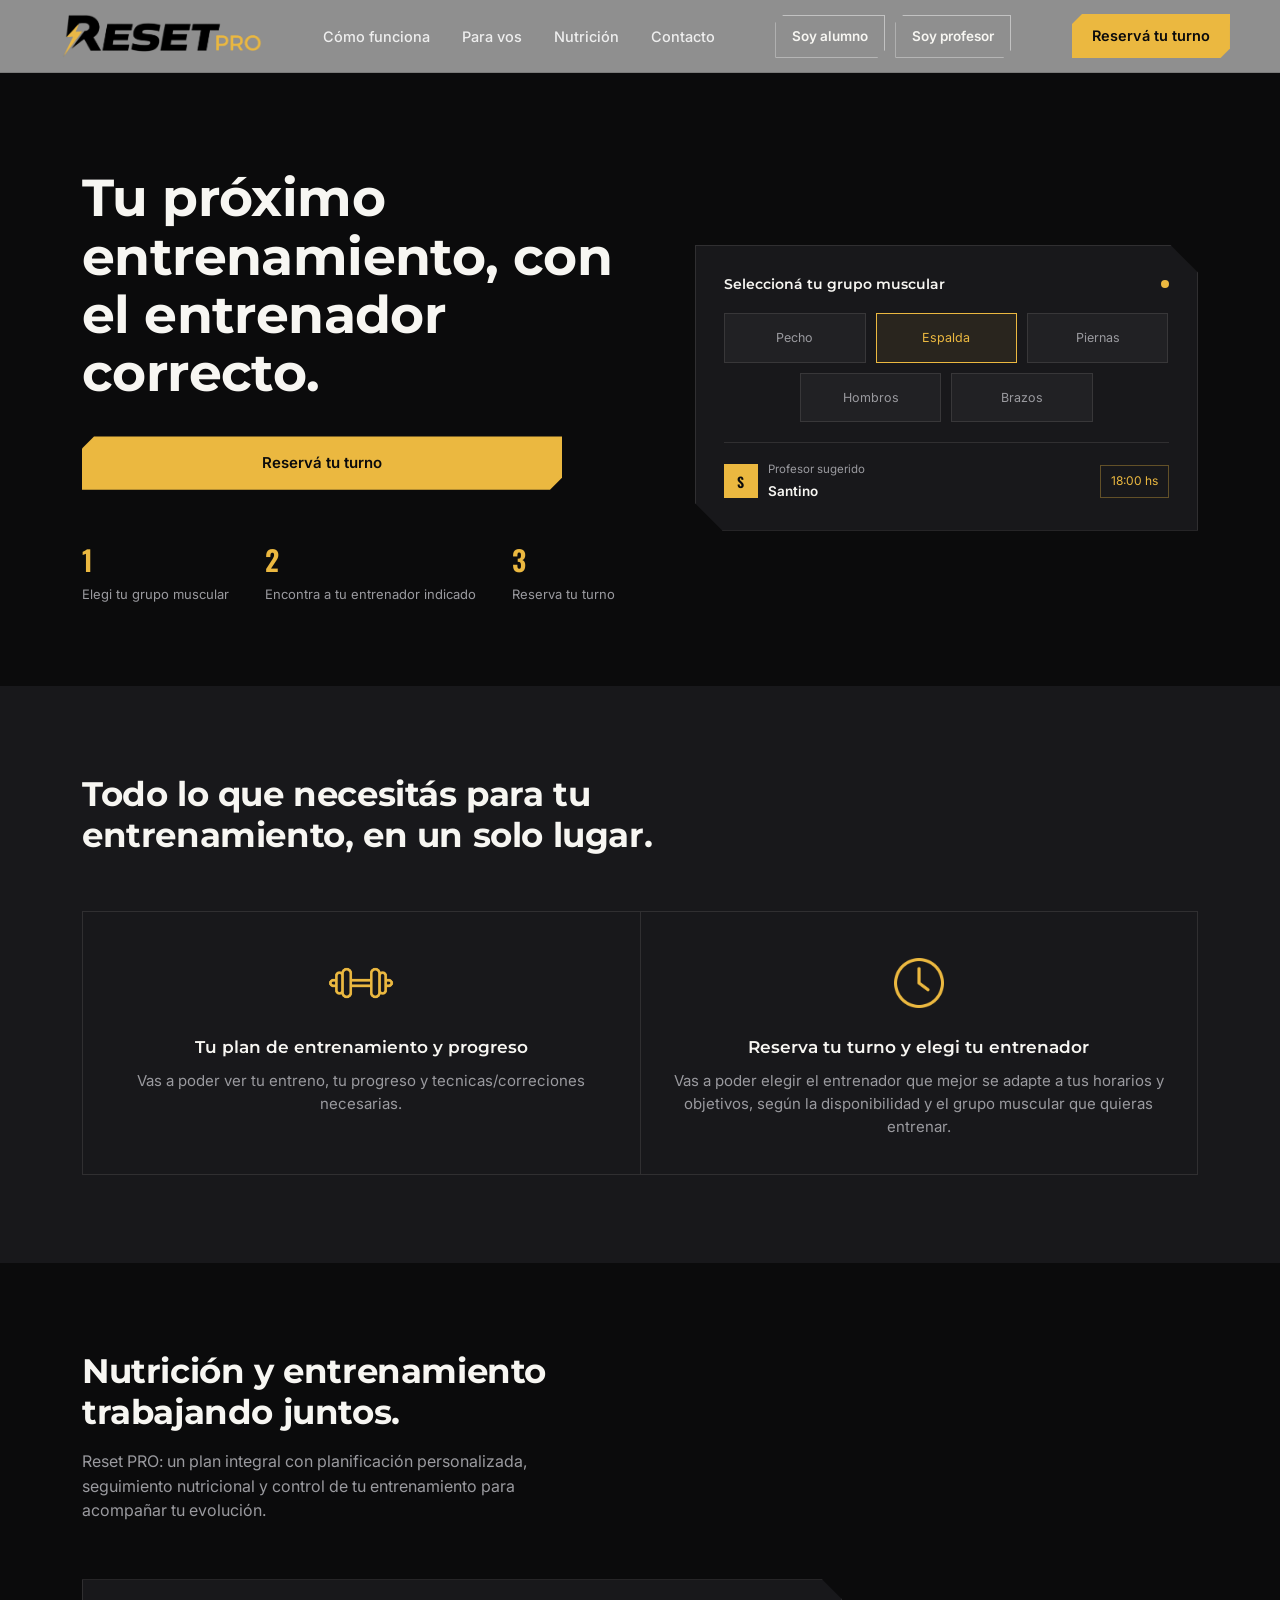
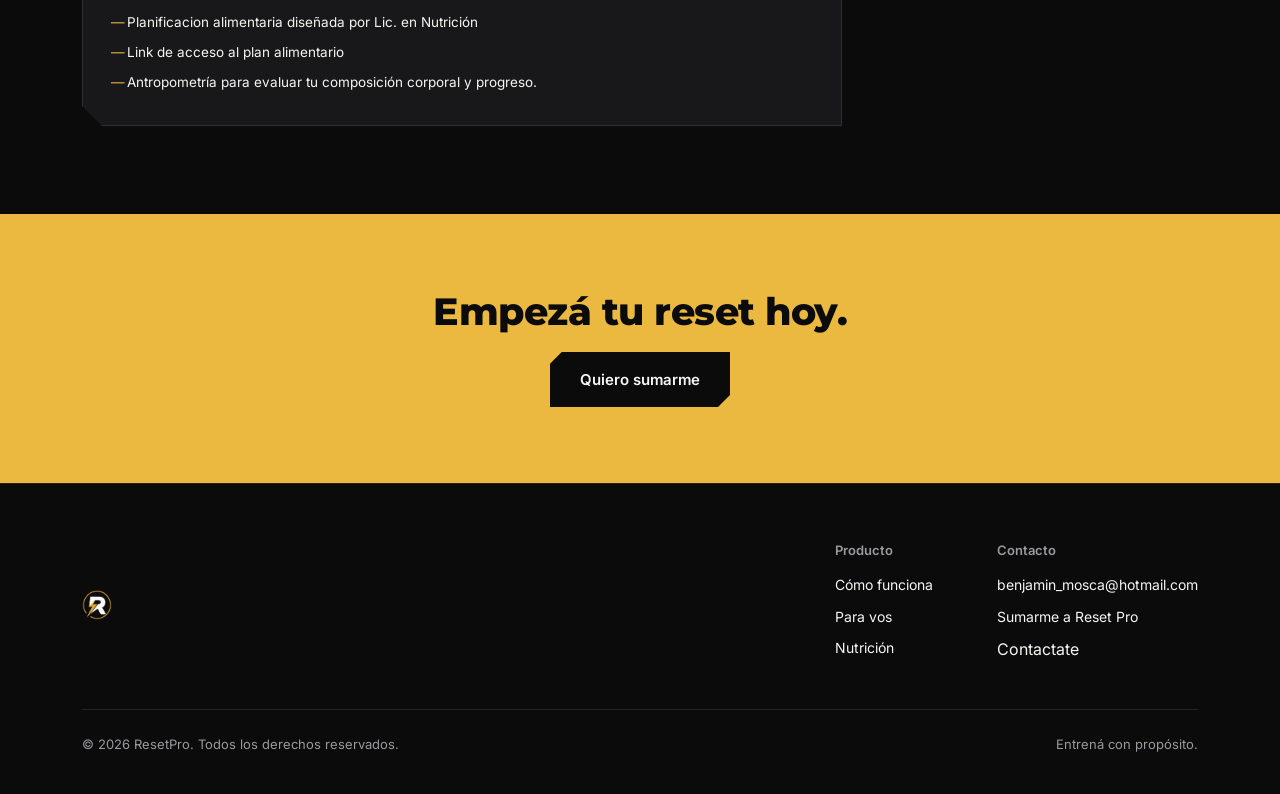
<file: public/index.html>
<!DOCTYPE html>
<html lang="es">
<head>
<meta charset="UTF-8">
<meta name="viewport" content="width=device-width, initial-scale=1.0">
<title>ResetPro — Entrená con propósito</title>
<link rel="preconnect" href="https://fonts.googleapis.com">
<link rel="preconnect" href="https://fonts.gstatic.com" crossorigin>
<link href="https://fonts.googleapis.com/css2?family=Montserrat:wght@600;700;800&family=Oswald:wght@400;500;600;700&family=Inter:wght@400;500;600;700&display=swap" rel="stylesheet">
  <link rel="stylesheet" href="style.css">
</head>
<body>

<header>
  <div class="wrap nav">
    <a class="brand" href="#top">
      <img src="icono.PNG" alt="Icono de RESETPRO">
    </a>
    <div class="nav-menu" id="navMenu">
      <nav>
        <ul class="nav-links" id="navLinks">
          <li><a href="#como-funciona">Cómo funciona</a></li>
          <li><a href="#roles">Para vos</a></li>
          <li><a href="#nutricion">Nutrición</a></li>
          <li><a href="#contacto">Contacto</a></li>
        </ul>
      </nav>
      <div class="nav-auth" id="navAuth">
        <a href="login-usuario.html" aria-label="Ingresar como usuario">Soy alumno</a>
        <a href="login-profesor.html" aria-label="Ingresar como profesor">Soy profesor</a>
      </div>
      <a class="nav-cta" id="navCta" href="#contacto">Reservá tu turno</a>
    </div>
    <button class="menu-btn" id="menuBtn" aria-label="Abrir menú" aria-expanded="false" aria-controls="navMenu">☰</button>
  </div>
</header>

<main id="top">

  <!-- HERO -->
  <section class="hero">
    <div class="wrap">
      <div>
        <h1>Tu próximo entrenamiento, con el entrenador correcto.</h1>
        <p class="lead"></p>
        <div class="hero-actions">
          <a class="btn-primary" href="#contacto">Reservá tu turno</a>
          
        </div>
        <div class="hero-stats">
          <div><b>1</b><span>Elegi tu grupo muscular</span></div> 
          <div><b>2</b><span>Encontra a tu entrenador indicado</span></div>
          <div><b>3</b><span>Reserva tu turno</span></div>
        </div>
      </div>
      <div class="hero-visual">
        <div class="selector-card">
          <div class="sc-head">
            <h3>Seleccioná tu grupo muscular</h3>
            <span class="dot"></span>
          </div>
          <div class="muscle-grid">
            <div class="muscle-chip">Pecho</div>
            <div class="muscle-chip active">Espalda</div>
            <div class="muscle-chip">Piernas</div>
            <div class="muscle-chip">Hombros</div>
            <div class="muscle-chip">Brazos</div>
          </div>
          <div class="sc-foot">
            <div class="who">
              <div class="avatar">S</div>
              <div>
                <small>Profesor sugerido</small>
                <p>Santino</p>
              </div>
            </div>
            <span class="slot">18:00 hs</span>
          </div>
        </div>
      </div>
    </div>
  </section>

  <!-- COMO FUNCIONA Boton de la pagina que te lleva -->
  <section id="como-funciona" class="alt">
    <div class="wrap">
      <div class="section-head">
        <h2>Todo lo que necesitás para tu entrenamiento, en un solo lugar.</h2>
        <p></p>
      </div>
      <div class="steps">
        <div class="step">
           <!-- 1  -->
          <span class="num">
            <img src="mancuerna.png" alt="Mancuerna" class="step-icon">
          </span>

          <h3>Tu plan de entrenamiento y progreso</h3>
          <p>Vas a poder ver tu entreno, tu progreso y tecnicas/correciones necesarias. </p>
        </div>
            <!-- 2  -->
        <div class="step">
          <img src="reloj.png" alt="Reloj" class="step-icon-relog">
          <h3>Reserva tu turno y elegi tu entrenador</h3>
          <p>Vas a poder elegir el entrenador que mejor se adapte a tus horarios y objetivos, según la disponibilidad y el grupo muscular que quieras entrenar.</p>
        </div>
      </div>
    </div>
  </section>

  <!-- ROLES -->
  <section id="roles">
    <div class="wrap">
      <div class="section-head" id="nutricion">
        <h2>Nutrición y entrenamiento trabajando juntos.</h2>
        <p>Reset PRO: un plan integral con planificación personalizada, seguimiento nutricional y control de tu entrenamiento para acompañar tu evolución.</p>
      </div>
      <div class="roles">
        <div class="role-card">

          <ul>
            <li>Planificacion alimentaria diseñada por Lic. en Nutrición</li>
            <li>Link de acceso al plan alimentario</li>
            <li>Antropometría para evaluar tu composición corporal y progreso.</li>
          </ul>
        </div>
      </div>
    </div>
  </section>

  <!-- DISEÑAR API para conectarte a WhatsApp -->
  <section class="cta-band" id="contacto">
    <div class="wrap">
    <h2>Empezá tu reset hoy.</h2>

    
    <!-- NUMERO DE BENJAMIN-->
<a class="btn-dark" href="https://wa.me/5493517668913?text=Hola%2C%20me%20gustar%C3%ADa%20sumarme%20a%20ResetPro" target="_blank" rel="noopener noreferrer">Quiero sumarme</a>
    </div>
  </section>

</main>

<footer>
  <div class="wrap">
    <div class="footer-top">
      <div class="footer-brand">
        <img src="ResetWhite.png" alt="Icono de RESETPRO">
      </div>
      <div class="footer-cols">
        <div class="footer-col">
          <h4>Producto</h4>
          <a href="#como-funciona">Cómo funciona</a>
          <a href="#roles">Para vos</a>
          <a href="#nutricion">Nutrición</a>
        </div>
        <div class="footer-col">
          <h4>Contacto</h4>
          <a href="mailto:benjamin_mosca@hotmail.com">benjamin_mosca@hotmail.com</a>
          <a href="https://wa.me/5493517668913?text=Hola%20mi%20nombre%20es%20[Nombre]%2C%20me%20gustar%C3%ADa%20sumarme%20a%20Reset%20Pro" target="_blank" rel="noopener noreferrer"> Sumarme a Reset Pro</a>
  Contactate</a>
        </div>
      </div>
    </div>
    <div class="footer-bottom">
      <span>© 2026 ResetPro. Todos los derechos reservados.</span>
      <span>Entrená con propósito.</span>
    </div>
  </div>
</footer>
  <script src="script.js"></script>
</body>
</html>
</file>
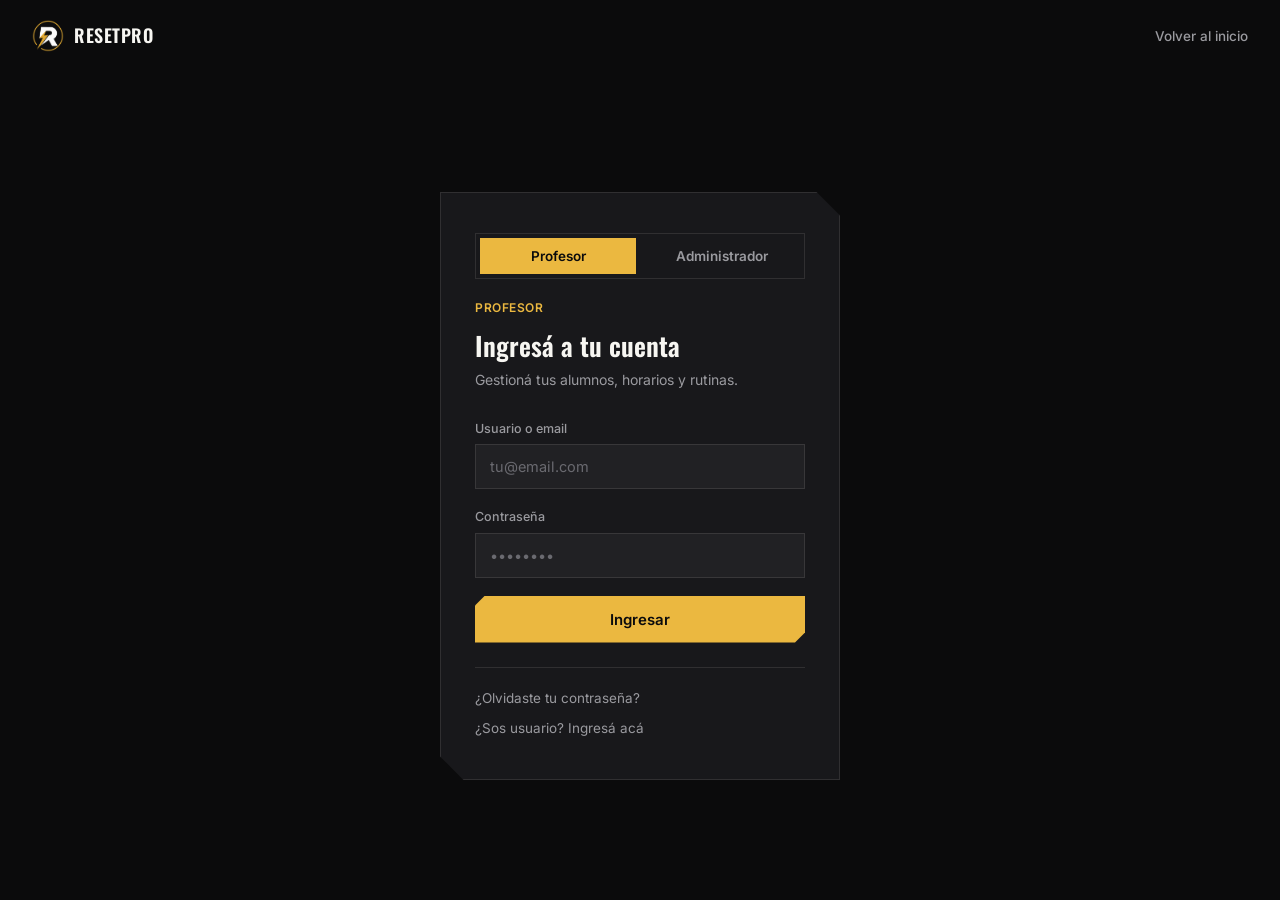
<file: public/login-profesor.html>
<!DOCTYPE html>
<html lang="es">
<head>
<meta charset="UTF-8">
<meta name="viewport" content="width=device-width, initial-scale=1.0, viewport-fit=cover">
<title>ResetPro — Ingresar</title>
<link rel="preconnect" href="https://fonts.googleapis.com">
<link rel="preconnect" href="https://fonts.gstatic.com" crossorigin>
<link href="https://fonts.googleapis.com/css2?family=Oswald:wght@400;500;600;700&family=Inter:wght@400;500;600;700&display=swap" rel="stylesheet">
<link rel="stylesheet" href="login-profesor.css">
</head>
<body>

<header class="top">
  <a class="brand" href="index.html">
    <img src="ResetWhite.png" alt="ResetPro">
    <span>RESETPRO</span>
  </a>
  <a class="back" href="index.html">Volver al inicio</a>
</header>

<main class="login-wrap">
  <div class="login-card">

    <div class="role-toggle" id="roleToggle">
      <button type="button" class="role-btn active" data-role="profesor">Profesor</button>
      <button type="button" class="role-btn" data-role="admin">Administrador</button>
    </div>

    <div class="login-tag" id="loginTag">PROFESOR</div>
    <h1 id="loginTitle">Ingresá a tu cuenta</h1>
    <p class="sub" id="loginSub">Gestioná tus alumnos, horarios y rutinas.</p>

    <form id="loginForm" novalidate>
      <label for="email">Usuario o email</label>
      <input type="text" id="email" name="email" placeholder="tu@email.com" autocomplete="username" required>

      <label for="password">Contraseña</label>
      <input type="password" id="password" name="password" placeholder="••••••••" autocomplete="current-password" required>

      <p class="error" id="loginError">Completá usuario y contraseña.</p>

      <button type="submit" class="btn-primary">Ingresar</button>
    </form>

    <div class="login-links">
      <a href="recuperar.html?rol=profesor">¿Olvidaste tu contraseña?</a>
      <a href="login-usuario.html">¿Sos usuario? Ingresá acá</a>
    </div>
  </div>
</main>

<script src="resetpro-api.js"></script>
<script src="login-profesor.js"></script>
</body>
</html>
</file>
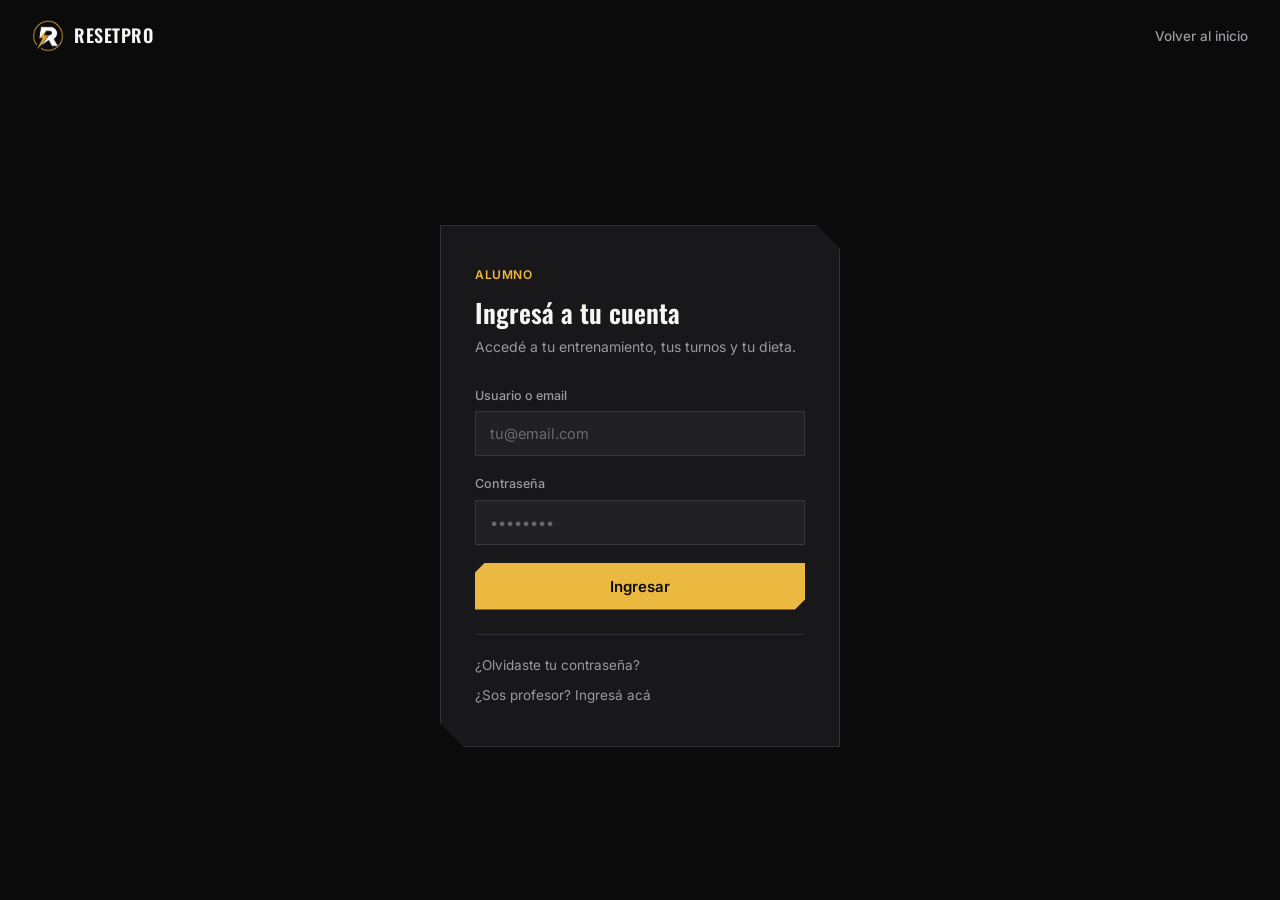
<file: public/login-usuario.html>
<!DOCTYPE html>
<html lang="es">
<head>
<meta charset="UTF-8">
<meta name="viewport" content="width=device-width, initial-scale=1.0, viewport-fit=cover">
<title>ResetPro — Ingresar</title>
<link rel="preconnect" href="https://fonts.googleapis.com">
<link rel="preconnect" href="https://fonts.gstatic.com" crossorigin>
<link href="https://fonts.googleapis.com/css2?family=Oswald:wght@400;500;600;700&family=Inter:wght@400;500;600;700&display=swap" rel="stylesheet">
<link rel="stylesheet" href="login-usuario.css">
</head>
<body>

<header class="top">
  <a class="brand" href="index.html">
    <img src="ResetWhite.png" alt="ResetPro">
    <span>RESETPRO</span>
  </a>
  <a class="back" href="index.html">Volver al inicio</a>
</header>

<main class="login-wrap">
  <div class="login-card">
    <div class="login-tag">ALUMNO</div>
    <h1>Ingresá a tu cuenta</h1>
    <p class="sub">Accedé a tu entrenamiento, tus turnos y tu dieta.</p>

    <form id="loginForm" novalidate>
      <label for="email">Usuario o email</label>
      <input type="text" id="email" name="email" placeholder="tu@email.com" autocomplete="username" required>

      <label for="password">Contraseña</label>
      <input type="password" id="password" name="password" placeholder="••••••••" autocomplete="current-password" required>

      <p class="error" id="loginError">Completá usuario y contraseña.</p>

      <button type="submit" class="btn-primary">Ingresar</button>
    </form>

    <div class="login-links">
      <a href="recuperar.html?rol=usuario">¿Olvidaste tu contraseña?</a>
      <a href="login-profesor.html">¿Sos profesor? Ingresá acá</a>
    </div>
  </div>
</main>

<script src="resetpro-api.js"></script>
<script src="login-usuario.js"></script>
</body>
</html>
</file>
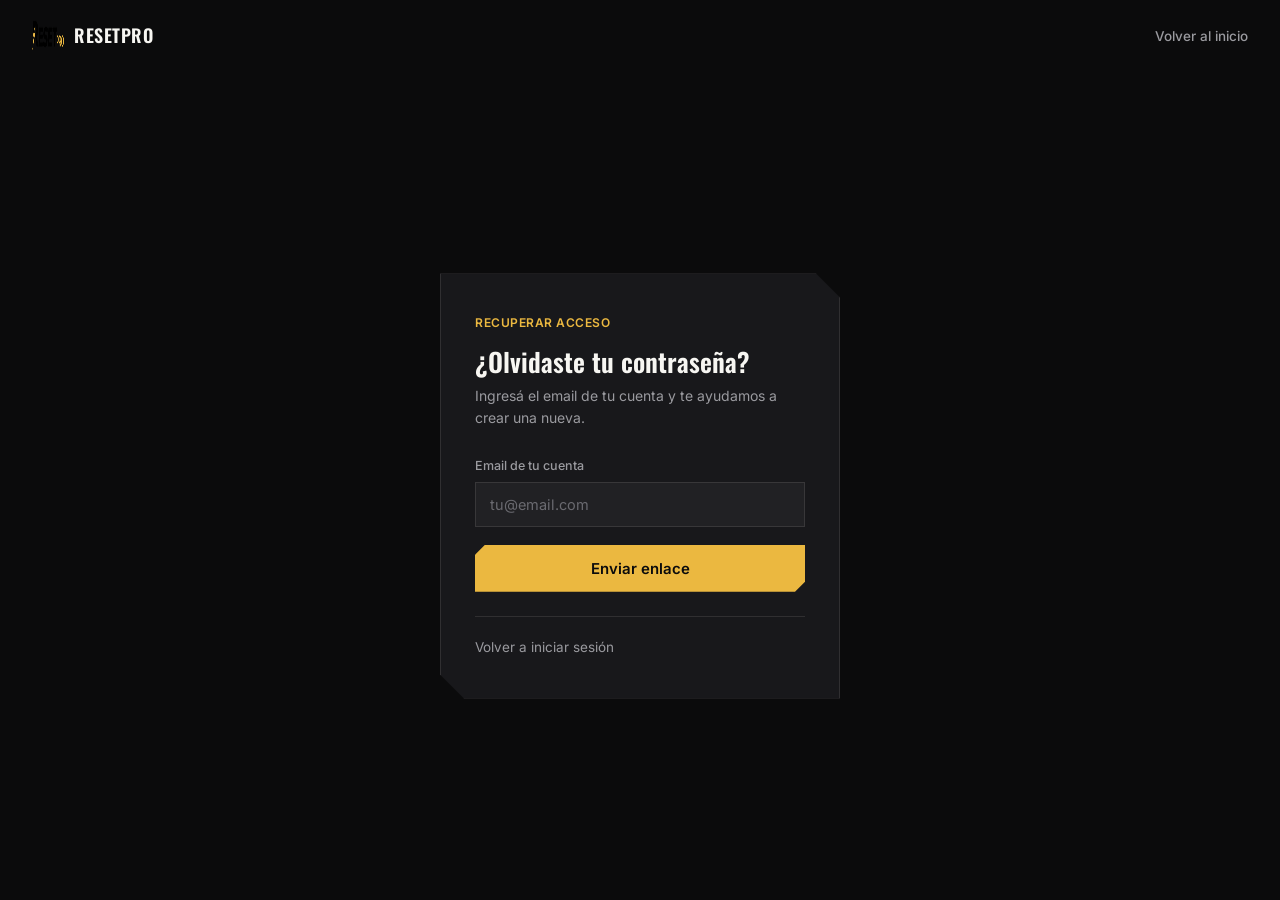
<file: public/recuperar.html>
<!DOCTYPE html>
<html lang="es">
<head>
<meta charset="UTF-8">
<meta name="viewport" content="width=device-width, initial-scale=1.0, viewport-fit=cover">
<meta name="referrer" content="no-referrer">
<title>ResetPro — Recuperar contraseña</title>
<link rel="preconnect" href="https://fonts.googleapis.com">
<link rel="preconnect" href="https://fonts.gstatic.com" crossorigin>
<link href="https://fonts.googleapis.com/css2?family=Oswald:wght@400;500;600;700&family=Inter:wght@400;500;600;700&display=swap" rel="stylesheet">
<link rel="stylesheet" href="recuperar.css">
</head>
<body>

<header class="top">
  <a class="brand" href="index.html">
    <img src="icono.PNG" alt="ResetPro">
    <span>RESETPRO</span>
  </a>
  <a class="back" href="index.html">Volver al inicio</a>
</header>

<main class="login-wrap">
  <div class="login-card">
    <div class="login-tag">RECUPERAR ACCESO</div>
    <h1>¿Olvidaste tu contraseña?</h1>
    <p class="sub">Ingresá el email de tu cuenta y te ayudamos a crear una nueva.</p>

    <form id="recForm" novalidate>
      <label for="email">Email de tu cuenta</label>
      <input type="email" id="email" placeholder="tu@email.com" autocomplete="email" required>
      <p class="error" id="recError"></p>
      <button type="submit" class="btn-primary">Enviar enlace</button>
    </form>

    <p class="msg-ok" id="recOk" hidden></p>
    <p class="msg-info" id="recInfo" hidden></p>

    <div class="login-links">
      <a id="linkLogin" href="login-usuario.html">Volver a iniciar sesión</a>
    </div>
  </div>
</main>

<script src="resetpro-api.js"></script>
<script src="recuperar.js"></script>
</body>
</html>
</file>
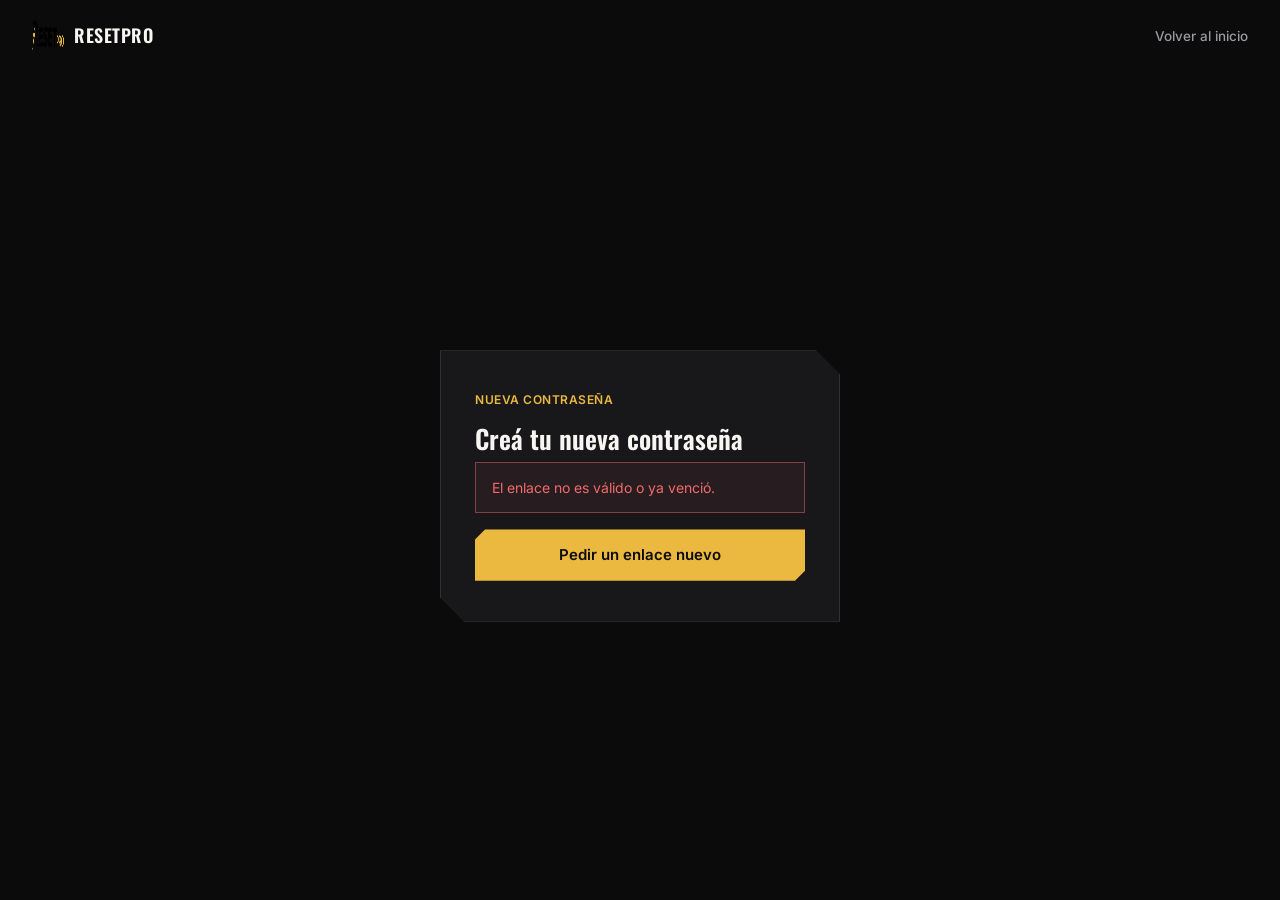
<file: public/restablecer.html>
<!DOCTYPE html>
<html lang="es">
<head>
<meta charset="UTF-8">
<meta name="viewport" content="width=device-width, initial-scale=1.0, viewport-fit=cover">
<meta name="referrer" content="no-referrer">
<title>ResetPro — Nueva contraseña</title>
<link rel="preconnect" href="https://fonts.googleapis.com">
<link rel="preconnect" href="https://fonts.gstatic.com" crossorigin>
<link href="https://fonts.googleapis.com/css2?family=Oswald:wght@400;500;600;700&family=Inter:wght@400;500;600;700&display=swap" rel="stylesheet">
<link rel="stylesheet" href="recuperar.css">
</head>
<body>

<header class="top">
  <a class="brand" href="index.html">
    <img src="icono.PNG" alt="ResetPro">
    <span>RESETPRO</span>
  </a>
  <a class="back" href="index.html">Volver al inicio</a>
</header>

<main class="login-wrap">
  <div class="login-card">
    <div class="login-tag">NUEVA CONTRASEÑA</div>
    <h1>Creá tu nueva contraseña</h1>

    <p class="sub" id="cargando">Verificando el enlace...</p>

    <form id="resForm" novalidate hidden>
      <p class="sub">Elegí una contraseña de al menos 6 caracteres.</p>
      <label for="pass1">Nueva contraseña</label>
      <input type="password" id="pass1" placeholder="••••••••" autocomplete="new-password" minlength="6" required>
      <label for="pass2">Repetí la contraseña</label>
      <input type="password" id="pass2" placeholder="••••••••" autocomplete="new-password" minlength="6" required>
      <p class="error" id="resError"></p>
      <button type="submit" class="btn-primary">Guardar contraseña</button>
    </form>

    <div id="invalido" hidden>
      <p class="msg-err">El enlace no es válido o ya venció.</p>
      <a class="btn-primary" href="recuperar.html">Pedir un enlace nuevo</a>
    </div>

    <div id="listo" hidden>
      <p class="msg-ok">¡Listo! Tu contraseña se actualizó. Ya podés iniciar sesión.</p>
      <a class="btn-primary" id="irLogin" href="login-usuario.html">Ir a iniciar sesión</a>
    </div>
  </div>
</main>

<script src="resetpro-api.js"></script>
<script src="restablecer.js"></script>
</body>
</html>
</file>
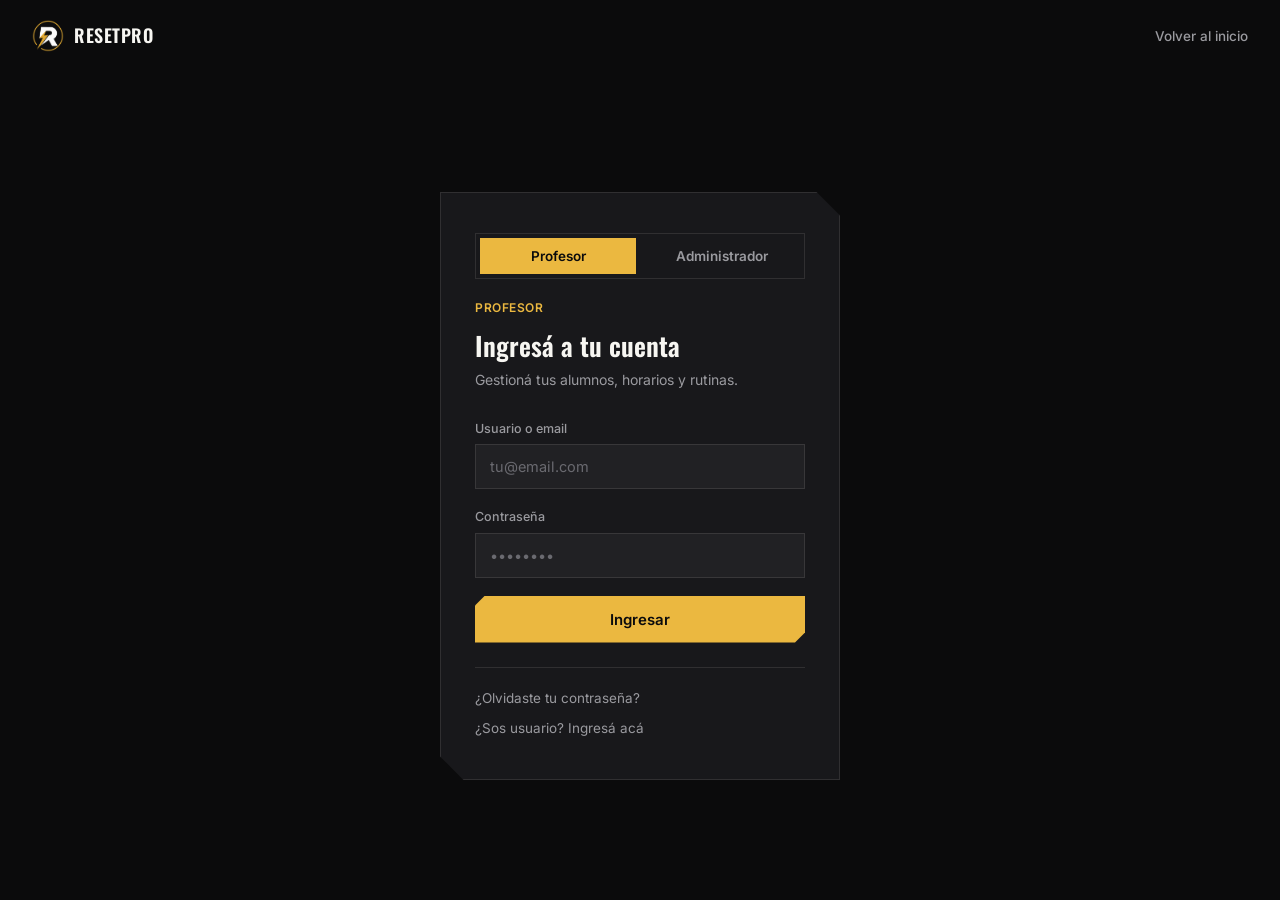
<file: public/admin/Admin.html>
<!DOCTYPE html>
<html lang="es">
<head>
<meta charset="UTF-8">
<meta name="viewport" content="width=device-width, initial-scale=1.0, viewport-fit=cover">
<title>ResetPro — Panel de Administración</title>
<link rel="preconnect" href="https://fonts.googleapis.com">
<link rel="preconnect" href="https://fonts.gstatic.com" crossorigin>
<link href="https://fonts.googleapis.com/css2?family=Oswald:wght@400;500;600;700&family=Inter:wght@400;500;600;700&display=swap" rel="stylesheet">
<link rel="stylesheet" href="Admin.css">
</head>
<body>

<header>
  <div class="wrap nav">
    <a class="brand" href="../index.html">
      <img src="../icono.PNG" alt="ResetPro">
    </a>
    <div class="user-box">
      <div class="avatar" id="userAvatar">··</div>
      <div class="who">
        <b id="userName">Cargando...</b>
        <small>Cuenta administrador</small>
      </div>
      <a class="logout" id="btnSalir" href="../index.html">Salir</a>
    </div>
  </div>
</header>

<main class="wrap">

  <div class="greeting">
    <h1>Panel de administración</h1>
    <p>Acceso completo: gestioná cuentas, turnos, rutinas y planes nutricionales de toda la plataforma.</p>
  </div>

  <div class="stats-row">
    <div class="stat-chip"><b id="statUsuarios">–</b><span>Usuarios registrados</span></div>
    <div class="stat-chip"><b id="statActivos">–</b><span>Activos en la web (7 días)</span></div>
    <div class="stat-chip"><b id="statProfesores">–</b><span>Profesores</span></div>
    <div class="stat-chip"><b id="statTurnos">–</b><span>Turnos hoy</span></div>
    <div class="stat-chip"><b id="statPendientes">–</b><span>Sin rutina cargada</span></div>
  </div>

  <!-- Alta de cuentas + actividad -->
  <div class="grid-2">
    <section class="card">
      <div class="card-head">
        <h2>Alta de usuarios y profesores</h2>
        <p>Creá una cuenta nueva y asignale un rol dentro de la plataforma.</p>
      </div>

      <form id="formAlta" novalidate>
        <div class="field-row">
          <div class="field">
            <label for="altaNombre">Nombre completo</label>
            <input type="text" id="altaNombre" placeholder="Ej: Julián Pérez" required>
          </div>
          <div class="field">
            <label for="altaRol">Rol</label>
            <select id="altaRol">
              <option value="usuario">Usuario</option>
              <option value="profesor">Profesor</option>
              <option value="admin">Administrador</option>
            </select>
          </div>
        </div>
        <div class="field-row">
          <div class="field">
            <label for="altaEmail">Email</label>
            <input type="email" id="altaEmail" placeholder="nombre@resetpro.app" required>
          </div>
          <div class="field">
            <label for="altaPass">Contraseña temporal (mín. 6)</label>
            <input type="password" id="altaPass" placeholder="••••••••" required minlength="6">
          </div>
        </div>
        <div class="field">
          <label for="altaDetalle" id="altaDetalleLabel">Grupo muscular inicial</label>
          <input type="text" id="altaDetalle" placeholder="Ej: Espalda">
        </div>
        <button type="submit" class="btn-primary">Crear cuenta</button>
      </form>

      <div class="mini-list" id="altaRecientes">
        <span class="mini-list-label">Cuentas creadas en esta sesión</span>
      </div>
    </section>

    <section class="card">
      <div class="card-head">
        <h2>Actividad reciente</h2>
        <p>Registro de acciones realizadas desde este panel.</p>
      </div>
      <ul class="log-list" id="logList">
        <li class="log-empty">Sin actividad todavía en esta sesión.</li>
      </ul>
    </section>
  </div>

  <!-- Turnos + Macros/PDF -->
  <div class="grid-2">
    <section class="card">
      <div class="card-head">
        <h2>Asignar turno</h2>
        <p>Vinculá un alumno con un profesor, un horario y un grupo muscular.</p>
      </div>
      <form id="formTurno" novalidate>
        <div class="field">
          <label for="turnoAlumno">Alumno</label>
          <select id="turnoAlumno"><option value="">Cargando alumnos...</option></select>
        </div>
        <div class="field">
          <label for="turnoProfesor">Profesor</label>
          <select id="turnoProfesor"><option value="">Cargando profesores...</option></select>
        </div>
        <div class="field-row three">
          <div class="field">
            <label for="turnoFecha">Fecha</label>
            <input type="date" id="turnoFecha">
          </div>
          <div class="field">
            <label for="turnoHora">Horario</label>
            <input type="time" id="turnoHora">
          </div>
          <div class="field">
            <label for="turnoGrupo">Grupo muscular</label>
            <select id="turnoGrupo">
              <option value="">A definir</option>
              <option>Pecho</option><option>Espalda</option><option>Piernas</option>
              <option>Hombro</option><option>Brazos</option><option>Core</option>
            </select>
          </div>
        </div>
        <label class="check-row" for="turnoReemplazar">
          <input type="checkbox" id="turnoReemplazar" checked>
          Reemplazar los turnos próximos de este alumno
        </label>
        <p class="hint">Si lo destildás, este turno se suma como uno adicional.</p>
        <button type="submit" class="btn-primary">Asignar turno</button>
      </form>

      <div class="mini-list" id="turnosRecientes">
        <span class="mini-list-label">Turnos asignados en esta sesión</span>
      </div>
    </section>

    <section class="card">
      <div class="card-head">
        <h2>Macros, micros y PDF por alumno</h2>
        <p>Cargá el plan nutricional y adjuntá la rutina o la dieta en PDF (hasta 4 MB). Un PDF nuevo reemplaza al anterior.</p>
      </div>
      <form id="formMacros" novalidate>
        <div class="field">
          <label for="macroAlumno">Alumno</label>
          <select id="macroAlumno"><option value="">Cargando alumnos...</option></select>
          <p class="hint" id="archivosActuales"></p>
        </div>
        <div class="field-row three">
          <div class="field">
            <label for="macroProt">Proteínas (g)</label>
            <input type="number" id="macroProt" placeholder="145" min="0">
          </div>
          <div class="field">
            <label for="macroCarb">Carbohidratos (g)</label>
            <input type="number" id="macroCarb" placeholder="210" min="0">
          </div>
          <div class="field">
            <label for="macroGrasa">Grasas (g)</label>
            <input type="number" id="macroGrasa" placeholder="62" min="0">
          </div>
        </div>
        <div class="field">
          <label for="micros">Micronutrientes</label>
          <textarea id="micros" rows="2" placeholder="Ej: Vitamina D, Magnesio, Omega 3"></textarea>
        </div>
        <div class="field-row">
          <div class="field">
            <label for="pdfTipo">Tipo de PDF</label>
            <select id="pdfTipo">
              <option value="rutina">Rutina de entrenamiento</option>
              <option value="dieta">Plan de dieta</option>
            </select>
          </div>
          <div class="field">
            <label>Archivo</label>
            <label class="file-upload" for="macroPdf"><span id="fileLabel">Elegir archivo PDF</span></label>
            <input type="file" id="macroPdf" accept="application/pdf" hidden>
          </div>
        </div>
        <button type="submit" class="btn-primary">Guardar</button>
      </form>
    </section>
  </div>

  <!-- Estudiantes -->
  <section class="card full">
    <div class="card-head">
      <h2>Estudiantes activos</h2>
      <p>Vista general de todos los alumnos de la plataforma, sin restricción de acceso.</p>
    </div>
    <div class="table-wrap">
      <table id="tablaEstudiantes">
        <thead>
          <tr>
            <th>Alumno</th>
            <th>Grupo muscular</th>
            <th>Profesor</th>
            <th>Turno vigente</th>
            <th>Rutina (PDF)</th>
            <th>Dieta y macros</th>
            <th>Último acceso</th>
            <th>Estado</th>
            <th>Acciones</th>
          </tr>
        </thead>
        <tbody id="tbodyEstudiantes">
          <tr><td colspan="9">Cargando estudiantes...</td></tr>
        </tbody>
      </table>
    </div>
  </section>

  <!-- Profesores -->
  <section class="card full">
    <div class="card-head">
      <h2>Profesores</h2>
      <p>Profesores de la plataforma. Eliminar uno borra también los turnos que tenía asignados.</p>
    </div>
    <div class="table-wrap">
      <table id="tablaProfesores">
        <thead>
          <tr>
            <th>Profesor</th>
            <th>Especialidad</th>
            <th>Turnos próximos</th>
            <th>Último acceso</th>
            <th>Acciones</th>
          </tr>
        </thead>
        <tbody id="tbodyProfesores">
          <tr><td colspan="5">Cargando profesores...</td></tr>
        </tbody>
      </table>
    </div>
  </section>

  <!-- Valoraciones de profesores (solo visible para el administrador) -->
  <section class="card full" id="valoraciones">
    <div class="card-head">
      <h2>Valoraciones de profesores</h2>
      <p>Calificaciones de 1 a 5 estrellas de los alumnos</p>
    </div>

    <div class="stats-row val-stats">
      <div class="stat-chip"><b id="valPromedio">–</b><span>Promedio general</span></div>
      <div class="stat-chip"><b id="valTotal">–</b><span>Votos recibidos</span></div>
    </div>

    <span class="mini-list-label">Ranking por profesor</span>
    <div class="table-wrap">
      <table id="tablaValoraciones">
        <thead>
          <tr>
            <th>Profesor</th>
            <th>Promedio</th>
            <th>Votos</th>
            <th>Distribución (1★ a 5★)</th>
          </tr>
        </thead>
        <tbody id="tbodyResumenVal">
          <tr><td colspan="4">Cargando valoraciones...</td></tr>
        </tbody>
      </table>
    </div>

    <div class="val-filtro">
      <span class="mini-list-label">Votos recientes</span>
      <select id="valFiltroProfesor" aria-label="Filtrar votos por profesor">
        <option value="">Todos los profesores</option>
      </select>
    </div>
    <div class="table-wrap">
      <table id="tablaVotos">
        <thead>
          <tr>
            <th>Turno</th>
            <th>Alumno</th>
            <th>Profesor</th>
            <th>Calificación</th>
            <th>Votó</th>
          </tr>
        </thead>
        <tbody id="tbodyVotos">
          <tr><td colspan="5">Cargando votos...</td></tr>
        </tbody>
      </table>
    </div>
  </section>

  <!-- Recuperacion de contrasenas -->
  <section class="card full" id="recuperacion">
    <div class="card-head">
      <h2>Recuperación de contraseñas</h2>
      <p>Pedidos de “olvidé mi contraseña” que no salieron por email, y enlaces para que una persona cree su clave nueva.</p>
    </div>

    <div class="enlace-box" id="enlaceBox" hidden>
      <span class="mini-list-label" id="enlaceTitulo"></span>
      <div class="enlace-row">
        <input type="text" id="enlaceInput" readonly>
        <button type="button" class="btn-primary" id="btnCopiar">Copiar enlace</button>
      </div>
      <p class="hint">Vale 24 horas y se usa una sola vez. Enviáselo por WhatsApp o mail. Generar uno nuevo anula los anteriores.</p>
    </div>

    <span class="mini-list-label">Solicitudes pendientes</span>
    <div id="listaSolicitudes"><p class="hint">Cargando...</p></div>
    <p class="hint">También podés generar un enlace para cualquier alumno o profesor con el botón “Enlace de clave” de sus tablas.</p>
  </section>

</main>

<script src="../resetpro-api.js"></script>
<script src="admin.js"></script>
<script src="tablas-responsive.js"></script>
</body>
</html>
</file>
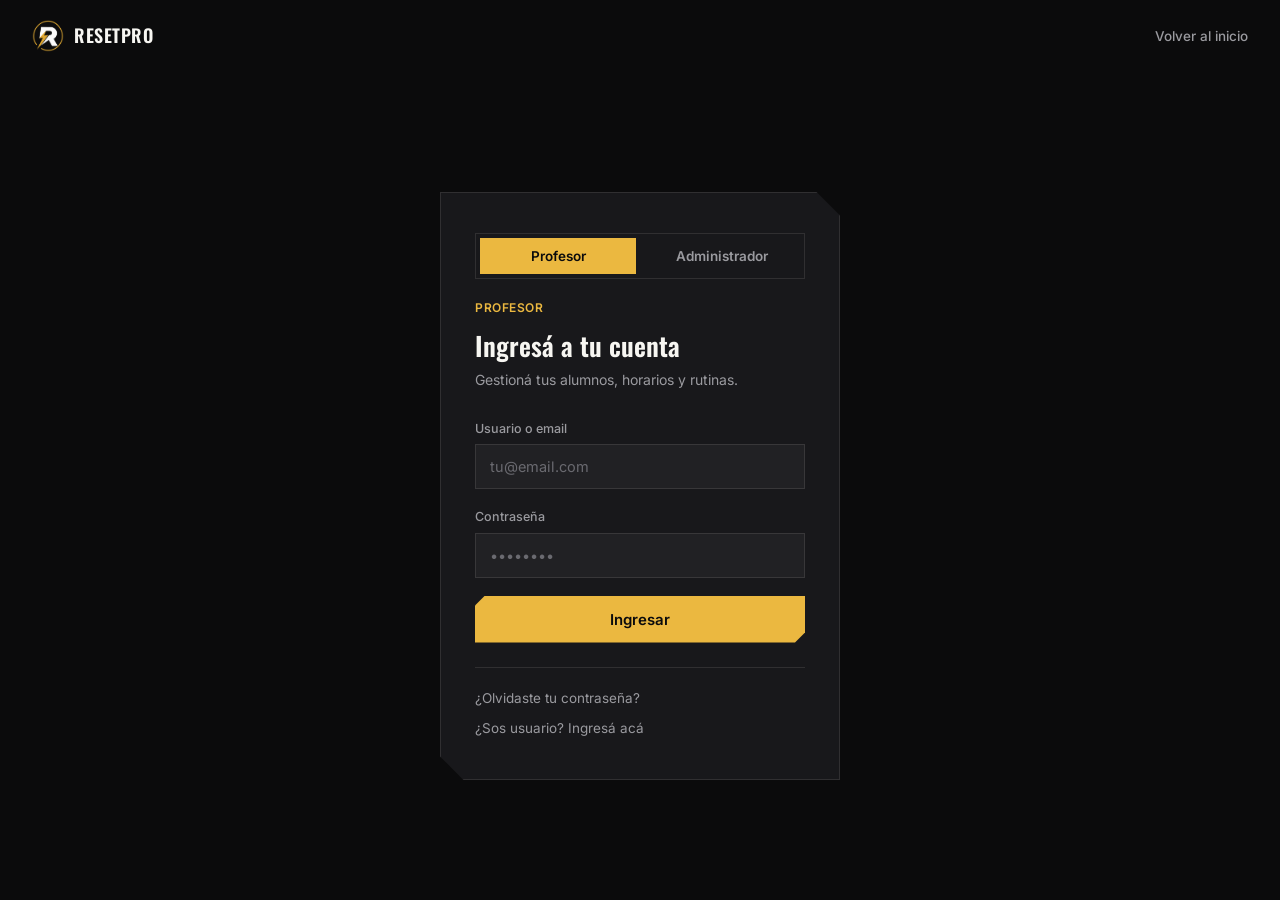
<file: public/admin/Valoraciones.html>
<!DOCTYPE html>
<html lang="es">
<head>
<meta charset="UTF-8">
<meta name="viewport" content="width=device-width, initial-scale=1.0, viewport-fit=cover">
<title>ResetPro — Valoraciones</title>
<link rel="preconnect" href="https://fonts.googleapis.com">
<link rel="preconnect" href="https://fonts.gstatic.com" crossorigin>
<link href="https://fonts.googleapis.com/css2?family=Oswald:wght@400;500;600;700&family=Inter:wght@400;500;600;700&display=swap" rel="stylesheet">
<link rel="stylesheet" href="Admin.css">
</head>
<body>

<header>
  <div class="wrap nav">
    <a class="brand" href="Admin.html">
      <img src="../icono.PNG" alt="ResetPro">
    </a>
    <a class="nav-link" href="Admin.html">← Panel</a>
    <div class="user-box">
      <div class="avatar" id="userAvatar">··</div>
      <div class="who">
        <b id="userName">Cargando...</b>
        <small>Cuenta administrador</small>
      </div>
      <a class="logout" id="btnSalir" href="../index.html">Salir</a>
    </div>
  </div>
</header>

<main class="wrap">

  <div class="greeting">
    <h1>Valoraciones de los alumnos</h1>
    <p>Calificación de 1 a 5 estrellas que cada alumno le da a su turno con el profesor. Solo el administrador puede verla: los profesores no.</p>
  </div>

  <p class="notice" id="aviso" hidden></p>

  <div class="stats-row">
    <div class="stat-chip"><b id="statPromedio">–</b><span>Promedio</span></div>
    <div class="stat-chip"><b id="statVotos">–</b><span>Votos</span></div>
    <div class="stat-chip"><b id="statProfes">–</b><span>Profesores con votos</span></div>
  </div>

  <section class="card full">
    <div class="card-head">
      <h2>Filtros</h2>
      <p>Las fechas corresponden al día del turno.</p>
    </div>
    <form id="filtros" class="filtros-form" novalidate>
      <div class="field">
        <label for="fProfe">Profesor</label>
        <select id="fProfe"><option value="">Todos</option></select>
      </div>
      <div class="field">
        <label for="fDesde">Desde</label>
        <input type="date" id="fDesde">
      </div>
      <div class="field">
        <label for="fHasta">Hasta</label>
        <input type="date" id="fHasta">
      </div>
      <button type="submit" class="btn-primary">Aplicar</button>
      <button type="button" class="btn-ghost" id="btnLimpiar">Limpiar</button>
    </form>
  </section>

  <section class="card full">
    <div class="card-head">
      <h2>Ranking de profesores</h2>
      <p>Tocá un profesor para ver solo sus votos.</p>
    </div>
    <div class="rank-grid" id="ranking"><p class="hint">Cargando...</p></div>
  </section>

  <section class="card full">
    <div class="card-head">
      <h2>Detalle de votos</h2>
      <p id="detalleSub">Del más reciente al más antiguo.</p>
    </div>
    <div class="table-wrap">
      <table id="tablaVotos">
        <thead>
          <tr>
            <th>Turno</th>
            <th>Alumno</th>
            <th>Profesor</th>
            <th>Grupo muscular</th>
            <th>Calificación</th>
            <th>Votó el</th>
          </tr>
        </thead>
        <tbody id="tbodyVotos"><tr><td colspan="6">Cargando...</td></tr></tbody>
      </table>
    </div>
  </section>

</main>

<script src="../resetpro-api.js"></script>
<script src="valoraciones.js"></script>
<script src="tablas-responsive.js"></script>
</body>
</html>
</file>
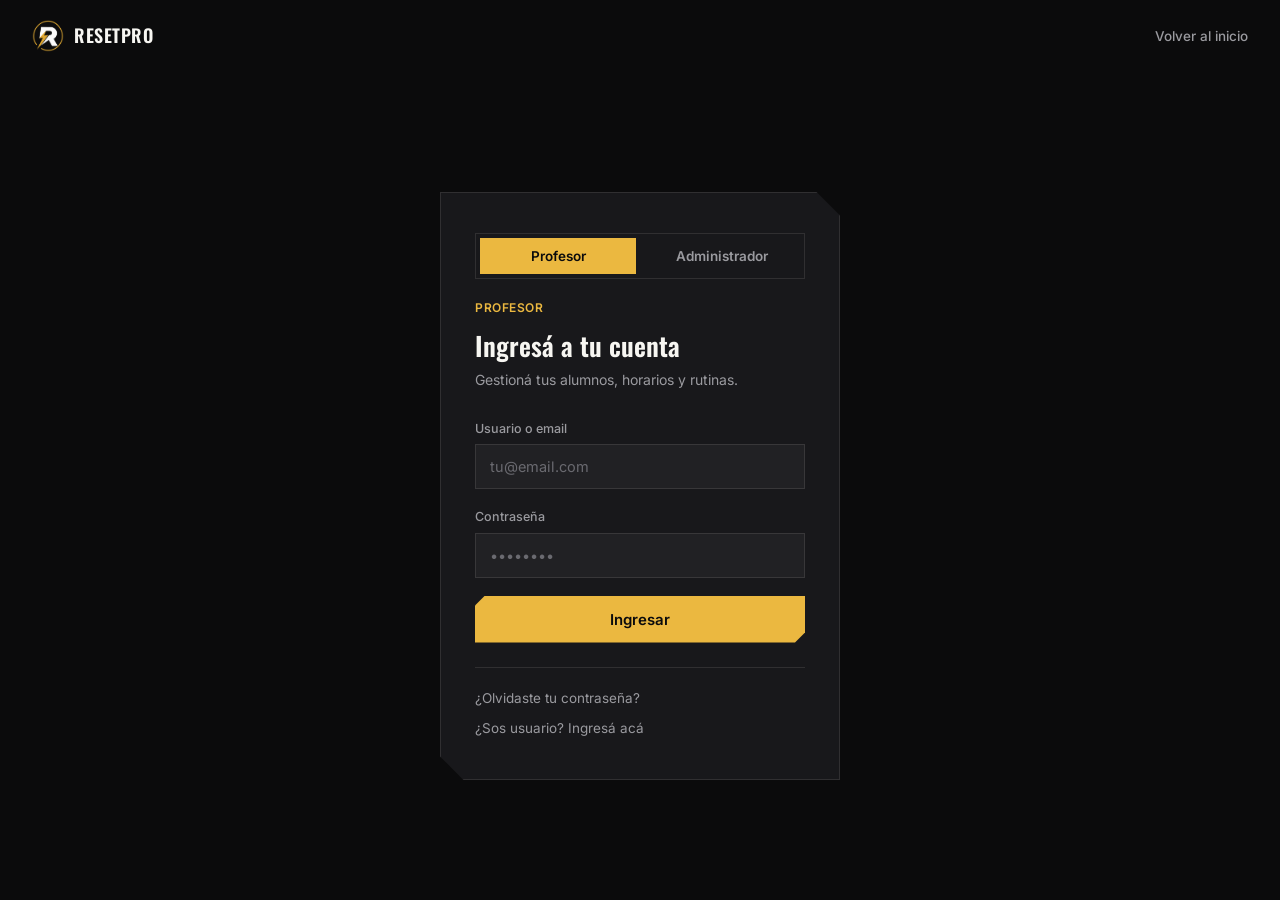
<file: public/profesor/Profesor.html>
<!DOCTYPE html>
<html lang="es">
<head>
<meta charset="UTF-8">
<meta name="viewport" content="width=device-width, initial-scale=1.0, viewport-fit=cover">
<title>ResetPro — Panel del Profesor</title>
<link rel="preconnect" href="https://fonts.googleapis.com">
<link rel="preconnect" href="https://fonts.gstatic.com" crossorigin>
<link href="https://fonts.googleapis.com/css2?family=Oswald:wght@400;500;600;700&family=Inter:wght@400;500;600;700&display=swap" rel="stylesheet">
<link rel="stylesheet" href="Profesor.css">
</head>
<body>

<header>
  <div class="wrap nav">
    <a class="brand" href="../index.html">
      <img src="../icono.PNG" alt="ResetPro">
    </a>
    <div class="user-box">
      <div class="avatar" id="userAvatar">··</div>
      <div class="who">
        <b id="userName">Cargando...</b>
        <small>Cuenta profesor</small>
      </div>
      <a class="logout" id="btnSalir" href="../index.html">Salir</a>
    </div>
  </div>
</header>

<main class="wrap">

  <div class="greeting">
    <h1>Hola, <span id="saludoNombre">...</span> 👋</h1>
    <p>Esta es tu agenda de entrenamientos de los próximos días.</p>
  </div>

  <p class="notice" id="aviso" hidden></p>

  <div class="stats-row">
    <div class="stat-chip"><b id="statHoy">–</b><span>Alumnos hoy</span></div>
    <div class="stat-chip"><b id="statSemana">–</b><span>Turnos próximos 7 días</span></div>
    <div class="stat-chip"><b id="statSinRutina">–</b><span>Sin rutina cargada</span></div>
  </div>

  <section class="section-block">
    <div class="section-head">
      <h2>Tus alumnos</h2>
      <p>Grupo muscular, horario y rutina en PDF de cada sesión.</p>
    </div>
    <div class="alumnos-list" id="alumnosList">
      <p class="empty">Cargando agenda...</p>
    </div>
  </section>

</main>

<input type="file" id="fileInput" accept="application/pdf" hidden>

<script src="../resetpro-api.js"></script>
<script src="profesor.js"></script>
</body>
</html>
</file>
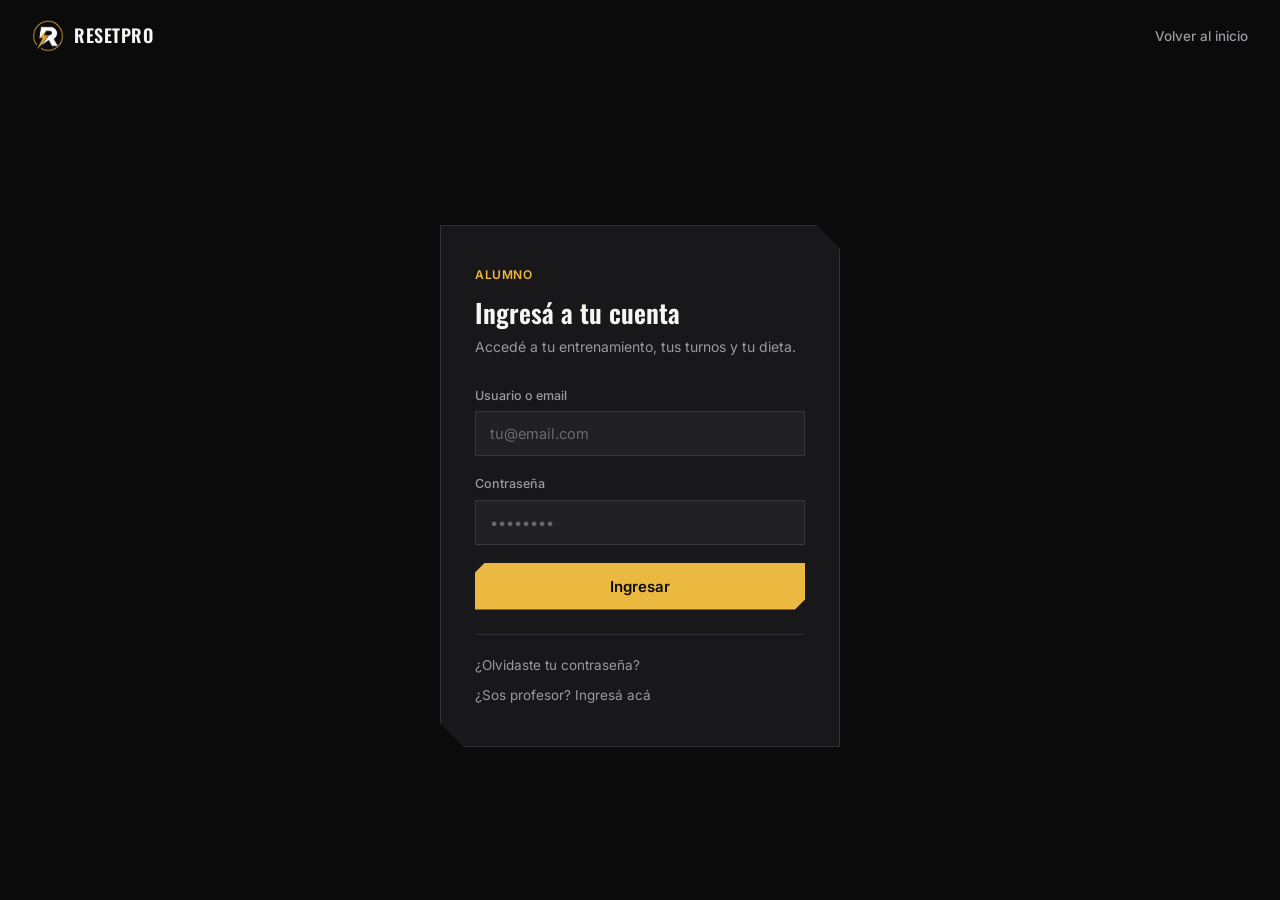
<file: public/usuario/Usuario.html>
<!DOCTYPE html>
<html lang="es">
<head>
<meta charset="UTF-8">
<meta name="viewport" content="width=device-width, initial-scale=1.0, viewport-fit=cover">
<title>ResetPro — Mi panel</title>
<link rel="preconnect" href="https://fonts.googleapis.com">
<link rel="preconnect" href="https://fonts.gstatic.com" crossorigin>
<link href="https://fonts.googleapis.com/css2?family=Oswald:wght@400;500;600;700&family=Inter:wght@400;500;600;700&display=swap" rel="stylesheet">
<link rel="stylesheet" href="Usuario.css">
</head>
<body>

<header>
  <div class="wrap nav">
    <a class="brand" href="../index.html">
      <img src="../icono.PNG" alt="ResetPro">
    </a>
    <div class="user-box">
      <div class="avatar" id="userAvatar">··</div>
      <div class="who">
        <b id="userName">Cargando...</b>
        <small>Cuenta usuario</small>
      </div>
      <a class="logout" id="btnSalir" href="../index.html">Salir</a>
    </div>
  </div>
</header>

<main class="wrap">

  <div class="greeting">
    <h1>Hola, <span id="saludoNombre">...</span> 👋</h1>
    <p>Esto es lo que tenés hoy en ResetPro.</p>
  </div>

  <p class="notice" id="aviso" hidden></p>

  <div class="cards">

    <!-- Entrenamiento de la semana -->
    <section class="card">
      <div class="card-head">
        <span class="tag">ENTRENAMIENTO</span>
        <span class="icon">💪</span>
      </div>
      <h2>Entrenamiento de la semana</h2>
      <p class="sub">Grupo muscular asignado para cada día.</p>
      <div class="card-body">
        <div class="week-strip" id="weekStrip"></div>
        <div class="today-block">
          <span class="label">Hoy te toca</span>
          <div class="muscle" id="hoyGrupo">—</div>
          <span class="note" id="hoyNota">Cargando...</span>
        </div>
      </div>
      <button type="button" class="card-cta" id="btnRutina" disabled>Rutina en PDF no disponible</button>
    </section>

    <!-- Turno y reserva -->
    <section class="card">
      <div class="card-head">
        <span class="tag">PRÓXIMO TURNO</span>
        <span class="icon">📅</span>
      </div>
      <h2>Turno y reserva</h2>
      <p class="sub">Tu próxima sesión confirmada.</p>
      <div class="card-body" id="turnoBody">
        <p class="empty">Cargando...</p>
      </div>
      <button type="button" class="card-cta solid" id="btnCancelar" hidden>Cancelar turno</button>
    </section>

    <!-- Dieta y macros -->
    <section class="card">
      <div class="card-head">
        <span class="tag">NUTRICIÓN</span>
        <span class="icon">🥗</span>
      </div>
      <h2>Dieta y macros</h2>
      <p class="sub">Tu plan diario de macronutrientes.</p>
      <div class="card-body" id="dietaBody">
        <p class="empty">Cargando...</p>
      </div>
      <button type="button" class="card-cta" id="btnDieta" disabled>Plan completo no disponible</button>
    </section>

    <!-- Calificar entrenamientos realizados (solo se muestra si hay turnos por calificar) -->
    <section class="card rating-card" id="cardValoracion" hidden>
      <div class="card-head">
        <span class="tag">TU OPINIÓN</span>
        <span class="icon">⭐</span>
      </div>
      <h2>¿Cómo te fue en tu entrenamiento?</h2>
      <p class="sub">Calificá a tu profesor de 1 a 5 estrellas.</p>
      <div class="card-body" id="valoracionLista"></div>
    </section>

  </div>
</main>

<script src="../resetpro-api.js"></script>
<script src="usuario.js"></script>
</body>
</html>
</file>
<file: public/style.css>
:root{
    --black:#0B0B0C;
    --charcoal:#18181B;
    --charcoal-2:#212124;
    --gold:#ebb840;
    --gold-dim:#b79032;
    --white:#F7F6F2;
    --grey:#9A9A9F;
    --line: rgba(247,246,242,0.10);
    --font-display:'Oswald', sans-serif;
    --font-title:'Montserrat', sans-serif;   /* solo títulos de la landing */
    --font-body:'Inter', sans-serif;
  }
  :root:not([data-theme="light"]){
    --bg:var(--black);
    --bg-alt:var(--charcoal);
    --text:var(--white);
    --text-dim:var(--grey);
  }
  @media (prefers-color-scheme: light){
    :root:not([data-theme="dark"]){
      --bg:var(--black);
      --bg-alt:var(--charcoal);
      --text:var(--white);
      --text-dim:var(--grey);
    }
  }
  *{box-sizing:border-box;}
  html{scroll-behavior:smooth;}
  body{
    margin:0;
    background:var(--bg);
    color:var(--text);
    font-family:var(--font-body);
    line-height:1.55;
    -webkit-font-smoothing:antialiased;
  }
  img{max-width:100%;display:block;}
  a{color:inherit;}
  .wrap{
    max-width:1180px;
    margin:0 auto;
    padding:0 32px;
  }
  @media (max-width:640px){ .wrap{padding:0 20px;} }

  /* ---------- Header ---------- */
  header{
    position:sticky; top:0; z-index:50;
    background:#8F8F8F;
    backdrop-filter:blur(10px);
    border-bottom:1px solid rgba(11,11,12,0.15);
  }
  .nav{
    display:flex; align-items:center; justify-content:space-between;
    gap:24px;
    padding:14px 0;
  }
  .brand{display:flex; align-items:center; gap:10px; text-decoration:none; flex-shrink:0;margin-left: 12px;}
  /* ===== LOGO ===== (icono.PNG ya está recortado)
     Para cambiar el tamaño del logo, modificá la altura (height). */
  .logo-box{display:flex; align-items:center;}
  .brand img{height:44px; width:auto; max-width:none;}
  @media (max-width:860px){ .brand img{height:36px;} }
  .brand span{
    font-family:var(--font-display);
    font-size:19px; letter-spacing:0.5px; font-weight:600;
    color:var(--white);
  }
  .nav-links{display:flex; gap:32px; list-style:none; margin:0; padding:0; flex-grow:1;}
  .nav-links a{
    font-size:14.5px; font-weight:500; text-decoration:none; color:rgba(255,255,255,0.85);
    transition:color .2s ease;
    white-space:nowrap;
  }
  .nav-links a:hover{color:var(--white);}
  .nav-auth{display:flex; gap:10px; align-items:center; flex-shrink:0;}
  .nav-auth a{
    font-size:13.5px; font-weight:600; text-decoration:none; color:var(--white);
    padding:10px 16px;
    border:1px solid rgba(255,255,255,0.45);
    clip-path: polygon(8px 0, 100% 0, 100% calc(100% - 8px), calc(100% - 8px) 100%, 0 100%, 0 8px);
    transition:border-color .2s ease, background .2s ease;
    white-space:nowrap;
  }
  .nav-auth a:hover{border-color:var(--gold); background:rgba(235,184,64,0.15);}
  .nav-cta{
    display:inline-flex; align-items:center; gap:8px;
    background:var(--gold); color:var(--black);
    font-weight:600; font-size:14.5px;
    padding:11px 20px;
    text-decoration:none;
    clip-path: polygon(10px 0, 100% 0, 100% calc(100% - 10px), calc(100% - 10px) 100%, 0 100%, 0 10px);
    transition:background .2s ease, transform .2s ease;
  }
  .nav-cta:hover{background:#f1c765; transform:translateY(-1px);}
  .menu-btn{
    display:none; border:0; cursor:pointer;
    background:var(--black); color:var(--gold);
    font-size:22px; line-height:1; width:44px; height:44px;
    align-items:center; justify-content:center;
    clip-path: polygon(8px 0, 100% 0, 100% calc(100% - 8px), calc(100% - 8px) 100%, 0 100%, 0 8px);
    transition:background .2s ease, color .2s ease;
    margin-right: 12px;
  }
  .menu-btn:hover, .menu-btn[aria-expanded="true"]{background:var(--gold); color:var(--black);}
  .menu-btn{-webkit-tap-highlight-color:transparent; position:relative; z-index:2;}
  /* En escritorio el contenedor es "invisible" y el layout queda igual que antes */
  .nav-menu{display:contents;}

  @media (max-width:860px){
    .menu-btn{display:flex;}

    /* Panel desplegable */
    .nav-menu{
      display:none;
      position:absolute; top:100%; left:0; right:0;
      flex-direction:column; gap:0;
      background:linear-gradient(180deg, var(--charcoal) 0%, var(--black) 100%);
      border-top:3px solid var(--gold);
      padding:12px 24px 28px;
      max-height:calc(100vh - 70px); overflow-y:auto;
      box-shadow:0 24px 48px rgba(0,0,0,0.55);
    }
    .nav-menu.open{display:flex; animation:menuIn .28s ease both;}
    @keyframes menuIn{
      from{opacity:0; transform:translateY(-10px);}
      to{opacity:1; transform:translateY(0);}
    }

    /* Fondo oscuro detrás del panel */
    header.menu-open::after{
      content:""; position:absolute; top:100%; left:0; right:0; height:100vh;
      background:rgba(0,0,0,0.6); z-index:-1;
    }

    /* Links */
    .nav-links{flex-direction:column; gap:0; flex-grow:0; counter-reset:item;}
    .nav-links li{counter-increment:item;}
    .nav-links a{
      display:flex; align-items:center; gap:16px;
      padding:18px 4px;
      border-bottom:1px solid var(--line);
      font-family:var(--font-display); font-weight:500;
      font-size:21px; letter-spacing:0.6px; text-transform:uppercase;
      color:var(--white);
      transition:color .2s ease, padding-left .2s ease;
    }
    .nav-links a::before{
      content:"0" counter(item);
      font-size:13px; color:var(--gold); font-weight:600; letter-spacing:1px;
    }
    .nav-links a::after{
      content:"→"; margin-left:auto; color:var(--gold);
      opacity:0; transform:translateX(-6px);
      transition:opacity .2s ease, transform .2s ease;
    }
    .nav-links a:hover, .nav-links a:active{color:var(--gold); padding-left:10px;}
    .nav-links a:hover::after, .nav-links a:active::after{opacity:1; transform:translateX(0);}

    /* Botones de ingreso */
    .nav-auth{flex-direction:column; align-items:stretch; gap:10px; margin-top:26px;}
    .nav-auth::before{
      content:"Ingresar como"; font-size:12px; letter-spacing:1.6px; text-transform:uppercase;
      color:var(--grey); font-weight:600; margin-bottom:2px;
    }
    .nav-auth a{
      text-align:center; color:var(--white); background:var(--charcoal-2);
      border:1px solid var(--line); padding:14px 16px; font-size:14.5px;
    }
    .nav-auth a:hover{border-color:var(--gold); background:rgba(235,184,64,0.10); color:var(--gold);}

    /* CTA */
    .nav-cta{justify-content:center; margin-top:18px; padding:16px 20px; font-size:15.5px;}
  }

  /* ---------- Hero ---------- */
  .hero{
    padding:96px 0 80px;
    position:relative;
    overflow:hidden;
  }
  .hero .wrap{
    display:grid;
    grid-template-columns:1.05fr 0.95fr;
    gap:56px;
    align-items:center;
  }
  @media (max-width:900px){
    .hero .wrap{grid-template-columns:1fr; gap:44px;}
    .hero{padding:56px 0 64px;}
  }
  .hero h1{
    font-family:var(--font-title);
    font-weight:700;
    font-size:clamp(30px, 4.4vw, 52px);
    line-height:1.12;
    letter-spacing:-0.6px;
    margin:0 0 22px;
  }
  .hero p.lead{
    font-size:17.5px;
    color:var(--text-dim);
    max-width:46ch;
    margin:0 0 34px;
  }
  .hero-actions{display:flex; gap:14px; flex-wrap:wrap;}
  .btn-primary, .btn-secondary{
    font-family:var(--font-body);
    font-weight:600; font-size:15px;
    padding:15px 26px;
    text-decoration:none;
    cursor:pointer;
    border:none;
  }
  .btn-primary{
    background:var(--gold); color:var(--black);
    clip-path: polygon(12px 0, 100% 0, 100% calc(100% - 12px), calc(100% - 12px) 100%, 0 100%, 0 12px);
    transition:background .2s ease, transform .2s ease;
  }
  .btn-primary:hover{background:#f1c765; transform:translateY(-1px);}
  /* largo, pero siempre dentro de su columna */
  .hero-actions .btn-primary{flex:1 1 auto; max-width:480px; text-align:center;}
  .btn-secondary{
    background:transparent; color:var(--white);
    border:1px solid var(--line);
    clip-path: polygon(12px 0, 100% 0, 100% calc(100% - 12px), calc(100% - 12px) 100%, 0 100%, 0 12px);
    transition:border-color .2s ease, background .2s ease;
  }
  .btn-secondary:hover{border-color:var(--gold); background:rgba(235,184,64,0.06);}

  .hero-stats{
    display:flex; gap:36px; margin-top:48px; flex-wrap:wrap;
  }
  .hero-stats div b{
    display:block; font-family:var(--font-display); font-size:28px; color:var(--gold); font-weight:600;
  }
  .hero-stats div span{font-size:13px; color:var(--text-dim);}

  /* Hero visual: muscle-group selector mock */
  .hero-visual{position:relative;}
  .selector-card{
    background:var(--charcoal);
    border:1px solid var(--line);
    padding:28px;
    clip-path: polygon(0 0, calc(100% - 28px) 0, 100% 28px, 100% 100%, 28px 100%, 0 calc(100% - 28px));
  }
  .selector-card .sc-head{
    display:flex; align-items:center; justify-content:space-between;
    margin-bottom:18px;
  }
  .selector-card .sc-head h3{
    font-family:var(--font-title); font-weight:600; font-size:14px; margin:0; color:var(--white);
  }
  .selector-card .sc-head .dot{width:8px; height:8px; background:var(--gold); border-radius:50%;}
  .muscle-grid{display:flex; flex-wrap:wrap; justify-content:center; gap:10px;}
  .muscle-chip{
    flex:0 0 calc(33.333% - 7px);
    border:1px solid var(--line);
    padding:14px 8px;
    text-align:center;
    font-size:12.5px; color:var(--text-dim);
    background:var(--charcoal-2);
  }
  .muscle-chip.active{
    border-color:var(--gold); color:var(--gold); background:rgba(235,184,64,0.08);
  }
  .selector-card .sc-foot{
    margin-top:20px; padding-top:18px; border-top:1px solid var(--line);
    display:flex; align-items:center; justify-content:space-between;
  }
  .selector-card .sc-foot .who{display:flex; align-items:center; gap:10px;}
  .avatar{width:34px; height:34px; background:var(--gold); color:var(--black); font-family:var(--font-display); font-weight:600; display:flex; align-items:center; justify-content:center; font-size:14px;}
  .selector-card .sc-foot small{display:block; color:var(--text-dim); font-size:11.5px;}
  .selector-card .sc-foot p{margin:2px 0 0; font-size:13.5px; font-weight:600;}
  .slot{font-size:12px; color:var(--gold); border:1px solid rgba(235,184,64,0.35); padding:6px 10px;}

  /* ---------- Section shared ---------- */
  section{padding:88px 0;}
  @media (max-width:640px){ section{padding:60px 0;} }
  .section-head{max-width:640px; margin-bottom:56px;}
  .section-head h2{
    font-family:var(--font-title); font-weight:700;
    font-size:clamp(24px,3vw,34px); line-height:1.2; letter-spacing:-0.4px; margin:0 0 16px;
  }
  .section-head p{color:var(--text-dim); font-size:16px; margin:0; max-width:52ch;}
  .alt{background:var(--bg-alt);}

  /* Steps */
  .steps{
    display:grid; grid-template-columns:repeat(2,1fr); gap:0;
    border-top:1px solid var(--line); border-left:1px solid var(--line);
  }
  @media (max-width:800px){ .steps{grid-template-columns:1fr;} }
  .step{
    border-right:1px solid var(--line); border-bottom:1px solid var(--line);
    padding:36px 32px;
  }
  .step .num{
    font-family:var(--font-display); font-size:15px; color:var(--gold); font-weight:600; margin-bottom:18px; display:block;
  }
  .step h3{font-family:var(--font-title); font-weight:600; font-size:17px; line-height:1.3; margin:0 0 10px;}
  .step p{color:var(--text-dim); font-size:15px; margin:0;}

  /* Role cards */
  .roles{display:grid; grid-template-columns:1fr; gap:24px; max-width:760px;}
  @media (max-width:860px){ .roles{grid-template-columns:1fr;} }
  .role-card{
    background:var(--charcoal);
    border:1px solid var(--line);
    padding:32px 28px;
    clip-path: polygon(0 0, calc(100% - 20px) 0, 100% 20px, 100% 100%, 20px 100%, 0 calc(100% - 20px));
    display:flex; flex-direction:column;
  }
  .role-card .tag{
    font-size:12.5px; color:var(--gold); font-weight:600; margin-bottom:14px;
  }
  .role-card h3{font-family:var(--font-title); font-weight:600; font-size:19px; line-height:1.3; margin:0 0 12px;}
  .role-card p{color:var(--text-dim); font-size:14.5px; margin:0 0 20px; flex-grow:1;}
  .role-card ul{list-style:none; margin:0; padding:0; display:flex; flex-direction:column; gap:9px;}
  .role-card li{font-size:13.5px; color:var(--text); padding-left:16px; position:relative;}
  .role-card li::before{content:"—"; position:absolute; left:0; color:var(--gold);}

  /* Diet / macros feature */
  .feature{
    display:grid; grid-template-columns:0.95fr 1.05fr; gap:56px; align-items:center;
  }
@media (max-width:900px){
  .hero{padding:56px 0 64px;}
  .hero .wrap{grid-template-columns:1fr; gap:0;}
  .hero .wrap > div:first-child{display:contents;}

  .hero h1{order:1; margin-bottom:16px;}
  .hero p.lead{order:2; margin-bottom:24px;}
  .hero-stats{order:3;}
  .hero-visual{order:4; margin-bottom:24px;}
  .hero-actions{order:5; margin:0;}
  .hero-actions .btn-primary{flex:1; text-align:center;}

  .hero-stats{display:grid; grid-template-columns:repeat(3,1fr); gap:12px; margin:0 0 24px;}
  .hero-stats div b{font-size:24px;}
  .hero-stats div span{font-size:12px; line-height:1.3;}
}
  /* CTA band */
  .cta-band{
    background:var(--gold); color:var(--black); text-align:center; padding:76px 0;
  }
  .cta-band h2{
    font-family:var(--font-title); font-weight:800; font-size:clamp(26px,3.6vw,38px); margin:0 0 18px; line-height:1.15; letter-spacing:-0.5px;
  }
  .cta-band p{font-size:16.5px; margin:0 0 34px; color:#3b2c00; max-width:52ch; margin-left:auto; margin-right:auto;}
  .btn-dark{
    display:inline-block; background:var(--black); color:var(--white);
    font-weight:600; font-size:15px; padding:16px 30px; text-decoration:none;
    clip-path: polygon(12px 0, 100% 0, 100% calc(100% - 12px), calc(100% - 12px) 100%, 0 100%, 0 12px);
    transition:transform .2s ease;
  }
  .btn-dark:hover{transform:translateY(-2px);}

  /* Footer */
  footer{padding:56px 0 40px; border-top:1px solid var(--line);}
  .footer-top{display:flex; justify-content:space-between; flex-wrap:wrap; gap:40px; margin-bottom:40px;}
  .footer-brand{display:flex; align-items:center; gap:10px;}
  .footer-brand img{height:30px; width:30px;}
  .footer-brand span{font-family:var(--font-display); font-size:17px; font-weight:600;}
  .footer-cols{display:flex; gap:64px; flex-wrap:wrap;}
  .footer-col h4{font-size:13px; color:var(--text-dim); font-weight:600; margin:0 0 14px;}
  .footer-col a{display:block; font-size:14px; margin-bottom:10px; text-decoration:none; color:var(--text);}
  .footer-col a:hover{color:var(--gold);}
  .footer-bottom{
    display:flex; justify-content:space-between; padding-top:24px; border-top:1px solid var(--line);
    font-size:13px; color:var(--text-dim); flex-wrap:wrap; gap:12px;
  }

  ::selection{background:var(--gold); color:var(--black);}
  :focus-visible{outline:2px solid var(--gold); outline-offset:2px;}
  @media (prefers-reduced-motion: reduce){
    *{transition:none !important; scroll-behavior:auto !important;}
  }

  @media (max-width:900px){

  /* título, párrafo y números 1 2 3 centrados */
  .hero h1,
  .hero p.lead{text-align:center;}
  .hero p.lead{margin-left:auto; margin-right:auto;}
  .hero-stats div{text-align:center;}

  /* cuadro "Seleccioná tu grupo muscular" */
  .selector-card .sc-head{justify-content:center; gap:10px;}

  /* los cuadros Pecho / Espalda / Piernas / Hombros / Brazos centrados */
  .muscle-grid{display:flex; flex-wrap:wrap; justify-content:center; gap:10px;}
  .muscle-chip{flex:0 0 calc(33.333% - 7px);}   /* 3 por fila; los que sobran quedan en el centro */

  /* profesor sugerido + horario */
  .selector-card .sc-foot{justify-content:center; gap:20px;}

  /* botón Reservá tu turno */
  .hero-actions{justify-content:center;}
  .hero-actions .btn-primary{
    flex:0 1 100%;
    max-width:360px;          /* si lo querés más ancho, subí este número */
    display:flex; align-items:center; justify-content:center;
    white-space:nowrap;       /* evita que el texto se corte en dos líneas */
  }
}


/* ===== Pasos: iconos y texto centrado en TODOS los tamaños ===== */
.step{text-align:center;}
.num{display:flex; justify-content:center; align-items:center;}
/*ICONO DE LA MANCUERNA*/
.step-icon{width:70px; height:70px; object-fit:contain; display:block; margin:0 auto 15px;}
/*ICONO DEL RELOJ*/
.step-icon-relog{width:50px; height:50px; object-fit:contain; display:block; margin:0 auto 15px;}

/* Computadora (2 columnas): los dos titulos quedan a la misma altura */
@media (min-width:801px){
  .step-icon-relog{margin-top:10px; margin-bottom:28px;}
}

/* Que el menu fijo no tape el titulo al tocar un link del menu */
section[id]{scroll-margin-top:80px;}
</file>
<file: public/login-profesor.css>
:root{
  --black:#0B0B0C;
  --charcoal:#18181B;
  --charcoal-2:#212124;
  --gold:#ebb840;
  --gold-dim:#b79032;
  --white:#F7F6F2;
  --grey:#9A9A9F;
  --line: rgba(247,246,242,0.10);
  --font-display:'Oswald', sans-serif;
  --font-body:'Inter', sans-serif;
}
*{box-sizing:border-box;}
html,body{height:100%;}
body{
  margin:0;
  background:var(--black);
  color:var(--white);
  font-family:var(--font-body);
  line-height:1.55;
  -webkit-font-smoothing:antialiased;
  min-height:100%;
  display:flex;
  flex-direction:column;
  padding-top:env(safe-area-inset-top,0px);
  padding-bottom:env(safe-area-inset-bottom,0px);
}
img{max-width:100%;display:block;}
a{color:inherit;}

/* Top bar */
header.top{
  display:flex; align-items:center; justify-content:space-between;
  padding:20px 32px;
}
@media (max-width:560px){ header.top{padding:16px 20px;} }
.brand{display:flex; align-items:center; gap:10px; text-decoration:none;}
.brand img{height:32px; width:32px;}
.brand span{font-family:var(--font-display); font-size:18px; letter-spacing:0.5px; font-weight:600; color:var(--white);}
.back{
  font-size:13.5px; font-weight:500; color:var(--grey); text-decoration:none;
  transition:color .2s ease;
}
.back:hover{color:var(--white);}

/* Login area */
.login-wrap{
  flex-grow:1;
  display:flex; align-items:center; justify-content:center;
  padding:24px;
}
.login-card{
  width:100%; max-width:400px;
  background:var(--charcoal);
  border:1px solid var(--line);
  padding:40px 34px;
  clip-path: polygon(0 0, calc(100% - 24px) 0, 100% 24px, 100% 100%, 24px 100%, 0 calc(100% - 24px));
}
.role-toggle{
  display:flex; gap:8px; margin-bottom:20px;
  border:1px solid var(--line); padding:4px;
}
.role-btn{
  flex:1; background:transparent; border:none; cursor:pointer;
  font-family:var(--font-body); font-weight:600; font-size:13.5px;
  color:var(--grey); padding:10px 8px;
  transition:background .2s ease, color .2s ease;
}
.role-btn.active{
  background:var(--gold); color:var(--black);
}

.login-tag{
  font-size:12px; font-weight:600; letter-spacing:0.5px; color:var(--gold); margin-bottom:14px;
}
.login-card h1{
  font-family:var(--font-display); font-weight:600; font-size:26px; margin:0 0 8px; line-height:1.15;
}
.login-card .sub{
  color:var(--grey); font-size:14px; margin:0 0 28px;
}

form{display:flex; flex-direction:column;}
label{
  font-size:12.5px; color:var(--grey); margin-bottom:6px; font-weight:500;
}
input{
  background:var(--charcoal-2);
  border:1px solid var(--line);
  color:var(--white);
  font-family:var(--font-body);
  font-size:14.5px;
  padding:13px 14px;
  margin-bottom:18px;
  outline:none;
  transition:border-color .2s ease;
}
input::placeholder{color:#6a6a70;}
input:focus{border-color:var(--gold);}

.error{
  display:none;
  color:#F26A6A;
  font-size:13px;
  margin:-6px 0 16px;
}
.error.show{display:block;}

.btn-primary{
  font-family:var(--font-body);
  font-weight:600; font-size:15px;
  background:var(--gold); color:var(--black);
  border:none; cursor:pointer;
  padding:14px 20px;
  clip-path: polygon(10px 0, 100% 0, 100% calc(100% - 10px), calc(100% - 10px) 100%, 0 100%, 0 10px);
  transition:background .2s ease, transform .2s ease;
}
.btn-primary:hover{background:#f1c765; transform:translateY(-1px);}
.btn-primary:disabled{opacity:0.7; cursor:default; transform:none;}

.login-links{
  display:flex; flex-direction:column; gap:10px;
  margin-top:24px; padding-top:20px; border-top:1px solid var(--line);
}
.login-links a{
  font-size:13.5px; color:var(--grey); text-decoration:none; transition:color .2s ease;
}
.login-links a:hover{color:var(--gold);}

:focus-visible{outline:2px solid var(--gold); outline-offset:2px;}
</file>
<file: public/login-usuario.css>
:root{
  --black:#0B0B0C;
  --charcoal:#18181B;
  --charcoal-2:#212124;
  --gold:#ebb840;
  --gold-dim:#b79032;
  --white:#F7F6F2;
  --grey:#9A9A9F;
  --line: rgba(247,246,242,0.10);
  --font-display:'Oswald', sans-serif;
  --font-body:'Inter', sans-serif;
}
*{box-sizing:border-box;}
html,body{height:100%;}
body{
  margin:0;
  background:var(--black);
  color:var(--white);
  font-family:var(--font-body);
  line-height:1.55;
  -webkit-font-smoothing:antialiased;
  min-height:100%;
  display:flex;
  flex-direction:column;
  padding-top:env(safe-area-inset-top,0px);
  padding-bottom:env(safe-area-inset-bottom,0px);
}
img{max-width:100%;display:block;}
a{color:inherit;}

/* Top bar */
header.top{
  display:flex; align-items:center; justify-content:space-between;
  padding:20px 32px;
}
@media (max-width:560px){ header.top{padding:16px 20px;} }
.brand{display:flex; align-items:center; gap:10px; text-decoration:none;}
.brand img{height:32px; width:32px;}
.brand span{font-family:var(--font-display); font-size:18px; letter-spacing:0.5px; font-weight:600; color:var(--white);}
.back{
  font-size:13.5px; font-weight:500; color:var(--grey); text-decoration:none;
  transition:color .2s ease;
}
.back:hover{color:var(--white);}

/* Login area */
.login-wrap{
  flex-grow:1;
  display:flex; align-items:center; justify-content:center;
  padding:24px;
}
.login-card{
  width:100%; max-width:400px;
  background:var(--charcoal);
  border:1px solid var(--line);
  padding:40px 34px;
  clip-path: polygon(0 0, calc(100% - 24px) 0, 100% 24px, 100% 100%, 24px 100%, 0 calc(100% - 24px));
}
.login-tag{
  font-size:12px; font-weight:600; letter-spacing:0.5px; color:var(--gold); margin-bottom:14px;
}
.login-card h1{
  font-family:var(--font-display); font-weight:600; font-size:26px; margin:0 0 8px; line-height:1.15;
}
.login-card .sub{
  color:var(--grey); font-size:14px; margin:0 0 28px;
}

form{display:flex; flex-direction:column;}
label{
  font-size:12.5px; color:var(--grey); margin-bottom:6px; font-weight:500;
}
input{
  background:var(--charcoal-2);
  border:1px solid var(--line);
  color:var(--white);
  font-family:var(--font-body);
  font-size:14.5px;
  padding:13px 14px;
  margin-bottom:18px;
  outline:none;
  transition:border-color .2s ease;
}
input::placeholder{color:#6a6a70;}
input:focus{border-color:var(--gold);}

.error{
  display:none;
  color:#F26A6A;
  font-size:13px;
  margin:-6px 0 16px;
}
.error.show{display:block;}

.btn-primary{
  font-family:var(--font-body);
  font-weight:600; font-size:15px;
  background:var(--gold); color:var(--black);
  border:none; cursor:pointer;
  padding:14px 20px;
  clip-path: polygon(10px 0, 100% 0, 100% calc(100% - 10px), calc(100% - 10px) 100%, 0 100%, 0 10px);
  transition:background .2s ease, transform .2s ease;
}
.btn-primary:hover{background:#f1c765; transform:translateY(-1px);}
.btn-primary:disabled{opacity:0.7; cursor:default; transform:none;}

.login-links{
  display:flex; flex-direction:column; gap:10px;
  margin-top:24px; padding-top:20px; border-top:1px solid var(--line);
}
.login-links a{
  font-size:13.5px; color:var(--grey); text-decoration:none; transition:color .2s ease;
}
.login-links a:hover{color:var(--gold);}

:focus-visible{outline:2px solid var(--gold); outline-offset:2px;}
</file>
<file: public/recuperar.css>
:root{
  --black:#0B0B0C;
  --charcoal:#18181B;
  --charcoal-2:#212124;
  --gold:#ebb840;
  --gold-dim:#b79032;
  --white:#F7F6F2;
  --grey:#9A9A9F;
  --line: rgba(247,246,242,0.10);
  --font-display:'Oswald', sans-serif;
  --font-body:'Inter', sans-serif;
}
*{box-sizing:border-box;}
html,body{height:100%;}
body{
  margin:0;
  background:var(--black);
  color:var(--white);
  font-family:var(--font-body);
  line-height:1.55;
  -webkit-font-smoothing:antialiased;
  min-height:100%;
  display:flex;
  flex-direction:column;
  padding-top:env(safe-area-inset-top,0px);
  padding-bottom:env(safe-area-inset-bottom,0px);
}
img{max-width:100%;display:block;}
a{color:inherit;}

/* Top bar */
header.top{
  display:flex; align-items:center; justify-content:space-between;
  padding:20px 32px;
}
@media (max-width:560px){ header.top{padding:16px 20px;} }
.brand{display:flex; align-items:center; gap:10px; text-decoration:none;}
.brand img{height:32px; width:32px;}
.brand span{font-family:var(--font-display); font-size:18px; letter-spacing:0.5px; font-weight:600; color:var(--white);}
.back{
  font-size:13.5px; font-weight:500; color:var(--grey); text-decoration:none;
  transition:color .2s ease;
}
.back:hover{color:var(--white);}

/* Login area */
.login-wrap{
  flex-grow:1;
  display:flex; align-items:center; justify-content:center;
  padding:24px;
}
.login-card{
  width:100%; max-width:400px;
  background:var(--charcoal);
  border:1px solid var(--line);
  padding:40px 34px;
  clip-path: polygon(0 0, calc(100% - 24px) 0, 100% 24px, 100% 100%, 24px 100%, 0 calc(100% - 24px));
}
.login-tag{
  font-size:12px; font-weight:600; letter-spacing:0.5px; color:var(--gold); margin-bottom:14px;
}
.login-card h1{
  font-family:var(--font-display); font-weight:600; font-size:26px; margin:0 0 8px; line-height:1.15;
}
.login-card .sub{
  color:var(--grey); font-size:14px; margin:0 0 28px;
}

form{display:flex; flex-direction:column;}
label{
  font-size:12.5px; color:var(--grey); margin-bottom:6px; font-weight:500;
}
input{
  background:var(--charcoal-2);
  border:1px solid var(--line);
  color:var(--white);
  font-family:var(--font-body);
  font-size:14.5px;
  padding:13px 14px;
  margin-bottom:18px;
  outline:none;
  transition:border-color .2s ease;
}
input::placeholder{color:#6a6a70;}
input:focus{border-color:var(--gold);}

.error{
  display:none;
  color:#F26A6A;
  font-size:13px;
  margin:-6px 0 16px;
}
.error.show{display:block;}

.btn-primary{
  font-family:var(--font-body);
  font-weight:600; font-size:15px;
  background:var(--gold); color:var(--black);
  border:none; cursor:pointer;
  padding:14px 20px;
  clip-path: polygon(10px 0, 100% 0, 100% calc(100% - 10px), calc(100% - 10px) 100%, 0 100%, 0 10px);
  transition:background .2s ease, transform .2s ease;
}
.btn-primary:hover{background:#f1c765; transform:translateY(-1px);}
.btn-primary:disabled{opacity:0.7; cursor:default; transform:none;}

.login-links{
  display:flex; flex-direction:column; gap:10px;
  margin-top:24px; padding-top:20px; border-top:1px solid var(--line);
}
.login-links a{
  font-size:13.5px; color:var(--grey); text-decoration:none; transition:color .2s ease;
}
.login-links a:hover{color:var(--gold);}

:focus-visible{outline:2px solid var(--gold); outline-offset:2px;}


/* --- Recuperacion de contrasena --- */
.msg-ok{
  margin:0 0 4px; padding:14px 16px; font-size:14px; line-height:1.55;
  color:#8FD19E; border:1px solid rgba(143,209,158,0.4); background:rgba(143,209,158,0.07);
}
.msg-info{
  margin:0 0 4px; padding:14px 16px; font-size:14px; line-height:1.55;
  color:var(--white); border:1px solid rgba(235,184,64,0.4); background:rgba(235,184,64,0.07);
}
.msg-err{
  margin:0 0 4px; padding:14px 16px; font-size:14px; line-height:1.55;
  color:#F26A6A; border:1px solid rgba(242,106,106,0.45); background:rgba(242,106,106,0.07);
}
a.btn-primary{display:block; text-align:center; text-decoration:none; margin-top:16px;}
[hidden]{display:none !important;}
</file>
<file: public/admin/Admin.css>
:root{
  --black:#0B0B0C;
  --charcoal:#18181B;
  --charcoal-2:#212124;
  --gold:#ebb840;
  --gold-dim:#b79032;
  --white:#F7F6F2;
  --grey:#9A9A9F;
  --line: rgba(247,246,242,0.10);
  --font-display:'Oswald', sans-serif;
  --font-body:'Inter', sans-serif;
}
*{box-sizing:border-box;}
html,body{height:100%;}
body{
  margin:0;
  background:var(--black);
  color:var(--white);
  font-family:var(--font-body);
  line-height:1.55;
  -webkit-font-smoothing:antialiased;
  padding-top:env(safe-area-inset-top,0px);
  padding-bottom:env(safe-area-inset-bottom,0px);
}
img{max-width:100%;display:block;}
a{color:inherit;}
.wrap{max-width:1180px; margin:0 auto; padding:0 32px;}
@media (max-width:640px){ .wrap{padding:0 20px;} }

/* Header */
header{
  position:sticky; top:0; z-index:50;
  background:#8F8F8F;
  border-bottom:1px solid rgba(11,11,12,0.15);
  padding-top:env(safe-area-inset-top,0px);
}
.nav{display:flex; align-items:center; justify-content:space-between; padding:14px 0;}
.brand{display:flex; align-items:center; gap:10px; text-decoration:none;}
.brand img{height:38px; width:auto; max-width:none;}
@media (max-width:560px){ .brand img{height:32px;} }
.brand span{font-family:var(--font-display); font-size:18px; letter-spacing:0.5px; font-weight:600; color:var(--white);}
.user-box{display:flex; align-items:center; gap:14px;}
.user-box .avatar{
  width:36px; height:36px; border-radius:50%;
  background:var(--gold); color:var(--black);
  font-family:var(--font-display); font-weight:600; font-size:14px;
  display:flex; align-items:center; justify-content:center;
  flex-shrink:0;
}
.user-box .who{display:flex; flex-direction:column;}
.user-box .who b{font-size:13.5px; color:var(--white); font-weight:600;}
.user-box .who small{font-size:11.5px; color:rgba(255,255,255,0.75);}
.logout{
  font-size:13px; font-weight:600; color:var(--white);
  border:1px solid rgba(255,255,255,0.45);
  padding:8px 14px; text-decoration:none;
  clip-path: polygon(6px 0, 100% 0, 100% calc(100% - 6px), calc(100% - 6px) 100%, 0 100%, 0 6px);
  transition:border-color .2s ease, background .2s ease;
}
.logout:hover{border-color:var(--gold); background:rgba(235,184,64,0.15);}
@media (max-width:560px){ .user-box .who{display:none;} }

/* Greeting */
.greeting{padding:44px 0 8px;}
.greeting h1{
  font-family:var(--font-display); font-weight:600;
  font-size:clamp(26px,4vw,36px); margin:0 0 8px; line-height:1.1;
}
.greeting p{color:var(--grey); font-size:15.5px; margin:0; max-width:56ch;}

/* Stats row */
.stats-row{display:flex; gap:16px; flex-wrap:wrap; margin:32px 0 8px;}
.stat-chip{
  background:var(--charcoal); border:1px solid var(--line);
  padding:16px 22px; min-width:140px; flex:1;
  clip-path: polygon(0 0, calc(100% - 12px) 0, 100% 12px, 100% 100%, 12px 100%, 0 calc(100% - 12px));
}
.stat-chip b{display:block; font-family:var(--font-display); font-size:26px; font-weight:600; color:var(--gold);}
.stat-chip span{font-size:12.5px; color:var(--grey);}

/* Grid of 2 cards */
.grid-2{display:grid; grid-template-columns:1fr 1fr; gap:24px; margin-top:40px;}
@media (max-width:900px){ .grid-2{grid-template-columns:1fr;} }

.card{
  background:var(--charcoal); border:1px solid var(--line);
  padding:28px 26px;
  clip-path: polygon(0 0, calc(100% - 20px) 0, 100% 20px, 100% 100%, 20px 100%, 0 calc(100% - 20px));
}
.card.full{margin-top:40px; margin-bottom:0;}
.card.full:last-of-type{margin-bottom:80px;}
.card-head{margin-bottom:22px;}
.card-head h2{font-family:var(--font-display); font-weight:500; font-size:20px; margin:0 0 6px;}
.card-head p{color:var(--grey); font-size:13.5px; margin:0;}

/* Forms */
form{display:flex; flex-direction:column;}
.field{display:flex; flex-direction:column; margin-bottom:16px;}
.field-row{display:grid; grid-template-columns:1fr 1fr; gap:14px;}
.field-row.three{grid-template-columns:1fr 1fr 1fr;}
@media (max-width:520px){ .field-row, .field-row.three{grid-template-columns:1fr;} }

label{font-size:12.5px; color:var(--grey); margin-bottom:6px; font-weight:500;}
input, select, textarea{
  background:var(--charcoal-2);
  border:1px solid var(--line);
  color:var(--white);
  font-family:var(--font-body);
  font-size:14px;
  padding:11px 12px;
  outline:none;
  transition:border-color .2s ease;
  width:100%;
}
input::placeholder, textarea::placeholder{color:#6a6a70;}
input:focus, select:focus, textarea:focus{border-color:var(--gold);}
textarea{resize:vertical;}
select{appearance:none; -webkit-appearance:none;
  background-image:url("data:image/svg+xml,%3Csvg xmlns='http://www.w3.org/2000/svg' width='10' height='6'%3E%3Cpath d='M0 0l5 6 5-6z' fill='%239A9A9F'/%3E%3C/svg%3E");
  background-repeat:no-repeat; background-position:right 12px center;
  padding-right:30px;
}

.file-upload{
  display:inline-flex; align-items:center; justify-content:center;
  background:var(--charcoal-2); border:1px dashed rgba(247,246,242,0.25);
  color:var(--grey); font-size:13.5px; font-weight:500;
  padding:14px; cursor:pointer; text-align:center;
  transition:border-color .2s ease, color .2s ease;
}
.file-upload:hover{border-color:var(--gold); color:var(--white);}

.btn-primary{
  font-family:var(--font-body); font-weight:600; font-size:14.5px;
  background:var(--gold); color:var(--black);
  border:none; cursor:pointer;
  padding:13px 20px; margin-top:6px;
  clip-path: polygon(10px 0, 100% 0, 100% calc(100% - 10px), calc(100% - 10px) 100%, 0 100%, 0 10px);
  transition:background .2s ease, transform .2s ease;
}
.btn-primary:hover{background:#f1c765; transform:translateY(-1px);}

/* Mini list (created accounts / assigned turns) */
.mini-list{margin-top:20px; padding-top:18px; border-top:1px solid var(--line);}
.mini-list-label{display:block; font-size:11.5px; color:var(--grey); margin-bottom:10px; text-transform:uppercase; letter-spacing:0.4px;}
.mini-item{
  display:flex; align-items:center; justify-content:space-between;
  font-size:13.5px; padding:9px 0; border-bottom:1px solid var(--line);
}
.mini-item:last-child{border-bottom:none;}
.mini-item .role-badge{
  font-size:11px; color:var(--gold); border:1px solid rgba(235,184,64,0.35);
  padding:3px 8px; white-space:nowrap;
}

/* Log list */
.log-list{list-style:none; margin:0; padding:0; display:flex; flex-direction:column; gap:0;}
.log-list li{
  font-size:13.5px; padding:12px 0; border-bottom:1px solid var(--line); color:var(--white);
}
.log-list li:last-child{border-bottom:none;}
.log-list li:first-child{padding-top:0;}
.log-list li.log-empty{color:var(--grey); font-style:italic;}
.log-time{
  font-family:var(--font-display); color:var(--gold); font-size:12.5px; margin-right:10px;
}

/* Table */
.table-wrap{overflow-x:auto;}
table{width:100%; border-collapse:collapse; min-width:680px;}
thead th{
  text-align:left; font-size:12px; color:var(--grey); font-weight:600;
  text-transform:uppercase; letter-spacing:0.3px;
  padding:10px 12px; border-bottom:1px solid var(--line);
}
tbody td{
  padding:14px 12px; border-bottom:1px solid var(--line); font-size:14px;
}
tbody tr:last-child td{border-bottom:none;}
.who-cell{font-weight:600;}
.who-flex{display:flex; align-items:center; gap:10px; min-width:0;}
.who-cell .avatar{
  width:30px; height:30px; background:var(--gold); color:var(--black);
  font-family:var(--font-display); font-weight:600; font-size:12px;
  display:flex; align-items:center; justify-content:center; flex-shrink:0;
}
.status{
  font-size:12px; font-weight:600; padding:5px 10px; display:inline-block;
  border:1px solid transparent;
}
.status.active{color:#8FD19E; border-color:rgba(143,209,158,0.4); background:rgba(143,209,158,0.08);}
.status.pending{color:var(--gold); border-color:rgba(235,184,64,0.4); background:rgba(235,184,64,0.08);}
.status.paused{color:var(--grey); border-color:var(--line); background:rgba(247,246,242,0.04);}

:focus-visible{outline:2px solid var(--gold); outline-offset:2px;}

.log-list li.err{color:#F26A6A;}
.btn-primary:disabled{opacity:.6; cursor:wait; transform:none;}

.hint{margin:8px 0 0; font-size:12.5px; color:var(--grey);}
.check-row{display:flex; align-items:center; gap:10px; font-size:13.5px; color:var(--white); margin:4px 0 0; cursor:pointer;}
.check-row input{width:auto; margin:0; accent-color:var(--gold);}
.cell-sub{display:block; font-size:12px; color:var(--grey); margin-top:2px;}
.file-link{background:none; border:none; padding:0; color:var(--gold); font:inherit; font-size:13.5px; cursor:pointer; text-align:left; text-decoration:underline; text-underline-offset:3px;}
.file-link:hover{color:#f1c765;}

#tablaEstudiantes{min-width:1280px;}
.acciones{display:flex; gap:8px; flex-wrap:nowrap;}
.act-btn{background:transparent; color:var(--white); border:1px solid rgba(247,246,242,0.25); font:inherit; font-size:12.5px; font-weight:600; padding:7px 11px; cursor:pointer; white-space:nowrap; transition:border-color .2s ease, background .2s ease;}
.act-btn:hover{border-color:var(--gold); background:rgba(235,184,64,0.08);}
.act-btn.danger{color:#F26A6A; border-color:rgba(242,106,106,0.45);}
.act-btn.danger:hover{border-color:#F26A6A; background:rgba(242,106,106,0.1);}
.act-btn:disabled{opacity:.5; cursor:wait;}
.enlace-box{margin-bottom:22px; padding:16px; border:1px solid rgba(235,184,64,0.4); background:rgba(235,184,64,0.05);}
.enlace-row{display:flex; gap:10px; flex-wrap:wrap; margin-top:6px;}
.enlace-row input{flex:1; min-width:220px;}
.enlace-row .btn-primary{margin-top:0;}
.solicitud{display:flex; align-items:center; justify-content:space-between; gap:12px; flex-wrap:wrap; padding:12px 0; border-bottom:1px solid var(--line); font-size:13.5px;}
.solicitud:last-child{border-bottom:none;}
.solicitud .cell-sub{display:inline; margin-left:6px;}
[hidden]{display:none !important;}

/* --- Valoraciones de profesores --- */
.val-stats{margin:0 0 24px;}
.st{letter-spacing:2px; color:rgba(247,246,242,0.2); font-size:15px; white-space:nowrap;}
.st.on{color:var(--gold);}
.val-prom{display:inline-block; min-width:38px; font-family:var(--font-display); font-size:20px; font-weight:600; color:var(--white); margin-right:8px;}
.val-sin{color:var(--grey); font-size:13px;}
.hist{display:flex; align-items:flex-end; gap:6px; height:56px;}
.hist-col{display:flex; flex-direction:column; align-items:center; justify-content:flex-end; gap:3px; height:100%; width:22px;}
.hist-bar{width:100%; background:var(--gold); min-height:2px; opacity:.85;}
.hist-bar.cero{background:rgba(247,246,242,0.12); opacity:1;}
.hist-col small{font-size:10.5px; color:var(--grey); line-height:1;}
.val-filtro{display:flex; align-items:center; justify-content:space-between; gap:12px; flex-wrap:wrap; margin:32px 0 10px;}
.val-filtro .mini-list-label{margin:0;}
.val-filtro select{width:auto; min-width:220px;}

/* ================= Responsive: tablas como tarjetas en celular ================= */
@media (max-width:720px){
  .card{padding:22px 16px;}
  .card.full{margin-top:28px;}
  .table-wrap{overflow:visible;}
  table, #tablaEstudiantes{min-width:0; width:100%; border-collapse:separate;}
  table thead{position:absolute; width:1px; height:1px; overflow:hidden; clip:rect(0 0 0 0); white-space:nowrap;}
  table, table tbody, table tr, table td{display:block; width:100%;}
  tbody tr{
    background:var(--charcoal-2); border:1px solid var(--line);
    padding:6px 14px; margin-bottom:12px;
  }
  tbody tr:last-child{margin-bottom:0;}
  tbody td, tbody tr:last-child td{
    display:flex; align-items:center; justify-content:space-between; gap:14px;
    padding:10px 0; border-bottom:1px solid var(--line); text-align:right;
    min-width:0; overflow-wrap:anywhere;
  }
  tbody td:last-child, tbody tr:last-child td:last-child{border-bottom:none;}
  tbody td[data-label]::before{
    content:attr(data-label); flex:0 0 auto; max-width:42%;
    font-size:11px; font-weight:600; color:var(--grey);
    text-transform:uppercase; letter-spacing:0.3px; text-align:left;
  }
  /* primera celda (persona): cabecera de la tarjeta, sin etiqueta */
  tbody tr td.who-cell{justify-content:flex-start; text-align:left; padding-top:12px;}
  tbody tr td.who-cell::before{display:none;}
  .who-flex{flex:1;}
  /* mensajes vacíos / de error (colspan) */
  tbody td[colspan]{display:block; text-align:left; border-bottom:none; color:var(--grey);}
  tbody td .cell-sub{margin-top:0; text-align:inherit;}
  .who-flex .cell-sub{margin-top:2px;}
  td .acciones{flex-wrap:wrap; justify-content:flex-end;}
  td .hist{justify-content:flex-end;}
  .val-filtro select{width:100%; min-width:0;}
}
</file>
<file: public/profesor/Profesor.css>
:root{
  --black:#0B0B0C;
  --charcoal:#18181B;
  --charcoal-2:#212124;
  --gold:#ebb840;
  --gold-dim:#b79032;
  --white:#F7F6F2;
  --grey:#9A9A9F;
  --line: rgba(247,246,242,0.10);
  --font-display:'Oswald', sans-serif;
  --font-body:'Inter', sans-serif;
}
*{box-sizing:border-box;}
html,body{height:100%;}
body{
  margin:0;
  background:var(--black);
  color:var(--white);
  font-family:var(--font-body);
  line-height:1.55;
  -webkit-font-smoothing:antialiased;
  padding-top:env(safe-area-inset-top,0px);
  padding-bottom:env(safe-area-inset-bottom,0px);
}
img{max-width:100%;display:block;}
a{color:inherit;}
.wrap{max-width:1180px; margin:0 auto; padding:0 32px;}
@media (max-width:640px){ .wrap{padding:0 20px;} }

/* Header */
header{
  position:sticky; top:0; z-index:50;
  background:#8F8F8F;
  border-bottom:1px solid rgba(11,11,12,0.15);
  padding-top:env(safe-area-inset-top,0px);
}
.nav{display:flex; align-items:center; justify-content:space-between; padding:14px 0;}
.brand{display:flex; align-items:center; gap:10px; text-decoration:none;}
.brand img{height:38px; width:auto; max-width:none;}
@media (max-width:560px){ .brand img{height:32px;} }
.brand span{font-family:var(--font-display); font-size:18px; letter-spacing:0.5px; font-weight:600; color:var(--white);}
.user-box{display:flex; align-items:center; gap:14px;}
.user-box .avatar{
  width:36px; height:36px; border-radius:50%;
  background:var(--gold); color:var(--black);
  font-family:var(--font-display); font-weight:600; font-size:14px;
  display:flex; align-items:center; justify-content:center;
  flex-shrink:0;
}
.user-box .who{display:flex; flex-direction:column;}
.user-box .who b{font-size:13.5px; color:var(--white); font-weight:600;}
.user-box .who small{font-size:11.5px; color:rgba(255,255,255,0.75);}
.logout{
  font-size:13px; font-weight:600; color:var(--white);
  border:1px solid rgba(255,255,255,0.45);
  padding:8px 14px; text-decoration:none;
  clip-path: polygon(6px 0, 100% 0, 100% calc(100% - 6px), calc(100% - 6px) 100%, 0 100%, 0 6px);
  transition:border-color .2s ease, background .2s ease;
}
.logout:hover{border-color:var(--gold); background:rgba(235,184,64,0.15);}
@media (max-width:560px){ .user-box .who{display:none;} }

/* Greeting */
.greeting{padding:44px 0 8px;}
.greeting h1{
  font-family:var(--font-display); font-weight:600;
  font-size:clamp(26px,4vw,36px); margin:0 0 8px; line-height:1.1;
}
.greeting p{color:var(--grey); font-size:15.5px; margin:0;}

/* Stats row */
.stats-row{
  display:flex; gap:16px; flex-wrap:wrap;
  margin:32px 0 8px;
}
.stat-chip{
  background:var(--charcoal); border:1px solid var(--line);
  padding:16px 22px; min-width:150px;
  clip-path: polygon(0 0, calc(100% - 12px) 0, 100% 12px, 100% 100%, 12px 100%, 0 calc(100% - 12px));
}
.stat-chip b{
  display:block; font-family:var(--font-display); font-size:26px; font-weight:600; color:var(--gold);
}
.stat-chip span{font-size:12.5px; color:var(--grey);}

/* Section */
.section-block{padding:36px 0 80px;}
.section-head{margin-bottom:24px;}
.section-head h2{
  font-family:var(--font-display); font-weight:500; font-size:22px; margin:0 0 6px;
}
.section-head p{color:var(--grey); font-size:14px; margin:0;}

/* Alumnos list */
.alumnos-list{display:flex; flex-direction:column; gap:14px;}
.alumno-row{
  background:var(--charcoal); border:1px solid var(--line);
  padding:18px 22px;
  display:flex; align-items:center; justify-content:space-between; gap:18px; flex-wrap:wrap;
  clip-path: polygon(0 0, calc(100% - 16px) 0, 100% 16px, 100% 100%, 16px 100%, 0 calc(100% - 16px));
}
.alumno-row.pending{border-color:rgba(235,184,64,0.35);}
.alumno-main{display:flex; align-items:center; gap:14px; min-width:200px;}
.alumno-main .avatar{
  width:40px; height:40px; background:var(--gold); color:var(--black);
  font-family:var(--font-display); font-weight:600; font-size:14px;
  display:flex; align-items:center; justify-content:center; flex-shrink:0;
}
.alumno-main .info b{display:block; font-size:15px; font-weight:600;}
.alumno-main .info span{display:block; font-size:12.5px; color:var(--grey); margin-top:2px;}

.alumno-time{
  font-family:var(--font-display); font-size:16px; font-weight:500; color:var(--gold);
  min-width:70px;
}

.alumno-actions{display:flex; gap:10px; align-items:center; flex-wrap:wrap;}
.btn-cta{
  font-size:13px; font-weight:600; text-decoration:none; color:var(--white);
  border:1px solid rgba(247,246,242,0.22);
  padding:10px 16px;
  clip-path: polygon(6px 0, 100% 0, 100% calc(100% - 6px), calc(100% - 6px) 100%, 0 100%, 0 6px);
  transition:border-color .2s ease, background .2s ease;
  white-space:nowrap;
}
.btn-cta:hover{border-color:var(--gold); background:rgba(235,184,64,0.08);}
.btn-cta.solid{background:var(--gold); color:var(--black); border-color:var(--gold);}
.btn-cta.solid:hover{background:#f1c765;}

.badge-pending{
  font-size:12px; color:var(--gold);
  border:1px solid rgba(235,184,64,0.4);
  padding:7px 12px;
}

:focus-visible{outline:2px solid var(--gold); outline-offset:2px;}

/* --- Estados dinamicos --- */     
.notice{margin:18px 0 0; padding:12px 16px; border:1px solid rgba(242,106,106,0.45); color:#F26A6A; font-size:14px; background:rgba(242,106,106,0.06);}
.empty{color:var(--grey); font-size:14px; margin:0; padding:14px 0;}
.day-title{font-family:var(--font-display); font-weight:500; font-size:15px; color:var(--gold); margin:18px 0 4px; text-transform:capitalize;}
.day-title:first-child{margin-top:0;}
button.btn-cta{background:transparent; cursor:pointer; font-family:var(--font-body);}
button.btn-cta.solid{background:var(--gold);}
button.btn-cta:disabled{opacity:.55; cursor:wait;}
</file>
<file: public/usuario/Usuario.css>
:root{
    --black:#0B0B0C;
    --charcoal:#18181B;
    --charcoal-2:#212124;
    --gold:#ebb840;
    --gold-dim:#b79032;
    --white:#F7F6F2;
    --grey:#9A9A9F;
    --line: rgba(247,246,242,0.10);
    --font-display:'Oswald', sans-serif;
    --font-body:'Inter', sans-serif;
  }
  *{box-sizing:border-box;}
  html,body{height:100%;}
  body{
    margin:0;
    background:var(--black);
    color:var(--white);
    font-family:var(--font-body);
    line-height:1.55;
    -webkit-font-smoothing:antialiased;
    padding-top:env(safe-area-inset-top,0px);
    padding-bottom:env(safe-area-inset-bottom,0px);
  }
  img{max-width:100%;display:block;}
  a{color:inherit;}
  .wrap{max-width:1180px; margin:0 auto; padding:0 32px;}
  @media (max-width:640px){ .wrap{padding:0 20px;} }

  /* Header */
  header{
    position:sticky; top:0; z-index:50;
    background:#8F8F8F;
    border-bottom:1px solid rgba(11,11,12,0.15);
    padding-top:env(safe-area-inset-top,0px);
  }
  .nav{display:flex; align-items:center; justify-content:space-between; padding:14px 0;}
  .brand{display:flex; align-items:center; gap:10px; text-decoration:none;}
  .brand img{height:38px; width:auto; max-width:none;}
  @media (max-width:560px){ .brand img{height:32px;} }
  .brand span{font-family:var(--font-display); font-size:18px; letter-spacing:0.5px; font-weight:600; color:var(--white);}
  .user-box{display:flex; align-items:center; gap:14px;}
  .user-box .avatar{
    width:36px; height:36px; border-radius:50%;
    background:var(--gold); color:var(--black);
    font-family:var(--font-display); font-weight:600; font-size:14px;
    display:flex; align-items:center; justify-content:center;
    flex-shrink:0;
  }
  .user-box .who{display:flex; flex-direction:column;}
  .user-box .who b{font-size:13.5px; color:var(--white); font-weight:600;}
  .user-box .who small{font-size:11.5px; color:rgba(255,255,255,0.75);}
  .logout{
    font-size:13px; font-weight:600; color:var(--white);
    border:1px solid rgba(255,255,255,0.45);
    padding:8px 14px; text-decoration:none;
    clip-path: polygon(6px 0, 100% 0, 100% calc(100% - 6px), calc(100% - 6px) 100%, 0 100%, 0 6px);
    transition:border-color .2s ease, background .2s ease;
  }
  .logout:hover{border-color:var(--gold); background:rgba(235,184,64,0.15);}
  @media (max-width:560px){
    .user-box .who{display:none;}
  }

  /* Greeting */
  .greeting{padding:44px 0 8px;}
  .greeting h1{
    font-family:var(--font-display); font-weight:600;
    font-size:clamp(26px,4vw,36px); margin:0 0 8px; line-height:1.1;
  }
  .greeting p{color:var(--grey); font-size:15.5px; margin:0;}

  /* Cards grid */
  .cards{
    display:grid; grid-template-columns:repeat(3,1fr); gap:24px;
    padding:36px 0 80px;
  }
  @media (max-width:960px){ .cards{grid-template-columns:1fr;} }

  .card{
    background:var(--charcoal);
    border:1px solid var(--line);
    clip-path: polygon(0 0, calc(100% - 20px) 0, 100% 20px, 100% 100%, 20px 100%, 0 calc(100% - 20px));
    padding:28px 26px;
    display:flex; flex-direction:column;
  }
  .card-head{display:flex; align-items:center; justify-content:space-between; margin-bottom:22px;}
  .card-head .tag{font-size:12px; font-weight:600; letter-spacing:0.4px; color:var(--gold);}
  .card-head .icon{
    width:30px; height:30px; border:1px solid rgba(235,184,64,0.35);
    display:flex; align-items:center; justify-content:center; color:var(--gold); font-size:14px;
    flex-shrink:0;
  }
  .card h2{font-family:var(--font-display); font-weight:500; font-size:20px; margin:0 0 6px;}
  .card .sub{color:var(--grey); font-size:13.5px; margin:0 0 22px;}
  .card-body{flex-grow:1;}
  .card-cta{
    margin-top:22px; display:inline-flex; align-items:center; justify-content:center; gap:8px;
    background:transparent; color:var(--white); text-decoration:none;
    font-weight:600; font-size:14px;
    border:1px solid rgba(247,246,242,0.22);
    padding:12px 18px;
    clip-path: polygon(8px 0, 100% 0, 100% calc(100% - 8px), calc(100% - 8px) 100%, 0 100%, 0 8px);
    transition:border-color .2s ease, background .2s ease;
  }
  .card-cta:hover{border-color:var(--gold); background:rgba(235,184,64,0.08);}
  .card-cta.solid{
    background:var(--gold); color:var(--black); border-color:var(--gold);
  }
  .card-cta.solid:hover{background:#f1c765;}

  /* Card 1: weekly training */
  .week-strip{display:grid; grid-template-columns:repeat(7,1fr); gap:6px; margin-bottom:22px;}
  .day-chip{
    text-align:center; padding:10px 2px;
    border:1px solid var(--line); background:var(--charcoal-2);
  }
  .day-chip .d{display:block; font-size:10.5px; color:var(--grey); margin-bottom:6px; letter-spacing:0.3px;}
  .day-chip .m{display:block; font-size:10.5px; color:var(--text-dim,var(--grey)); font-weight:600;}
  .day-chip.today{border-color:var(--gold); background:rgba(235,184,64,0.10);}
  .day-chip.today .d, .day-chip.today .m{color:var(--gold);}
  .today-block{
    border-top:1px solid var(--line); padding-top:18px;
  }
  .today-block .label{font-size:12px; color:var(--grey); margin-bottom:6px;}
  .today-block .muscle{
    font-family:var(--font-display); font-size:26px; font-weight:600; color:var(--white); margin-bottom:6px;
  }
  .today-block .note{font-size:13px; color:var(--grey);}

  /* Card 2: turno */
  .turno-block{
    background:var(--charcoal-2); border:1px solid var(--line);
    padding:18px; margin-bottom:18px;
  }
  .turno-time{display:flex; align-items:baseline; gap:8px; margin-bottom:14px;}
  .turno-time .hora{font-family:var(--font-display); font-size:32px; font-weight:600; color:var(--gold);}
  .turno-time .fecha{font-size:13px; color:var(--grey);}
  .turno-prof{display:flex; align-items:center; gap:12px; padding-top:14px; border-top:1px solid var(--line);}
  .turno-prof .avatar{
    width:38px; height:38px; background:var(--gold); color:var(--black);
    font-family:var(--font-display); font-weight:600; font-size:14px;
    display:flex; align-items:center; justify-content:center; flex-shrink:0;
  }
  .turno-prof .info b{display:block; font-size:14px; font-weight:600;}
  .turno-prof .info span{display:block; font-size:12.5px; color:var(--grey); margin-top:2px;}
  .turno-meta{display:flex; gap:16px; margin-bottom:4px;}
  .turno-meta div{font-size:12.5px; color:var(--grey);}
  .turno-meta div b{display:block; color:var(--white); font-size:13.5px; font-weight:600; margin-bottom:2px;}

  /* Card 3: dieta */
  .macro-row{display:flex; align-items:center; gap:12px; margin-bottom:16px;}
  .macro-row:last-of-type{margin-bottom:0;}
  .macro-label{width:96px; font-size:12.5px; color:var(--grey); flex-shrink:0;}
  .macro-bar{flex-grow:1; height:8px; background:var(--charcoal-2); position:relative; overflow:hidden;}
  .macro-fill{position:absolute; left:0; top:0; bottom:0; background:var(--gold);}
  .macro-val{width:70px; text-align:right; font-family:var(--font-display); font-size:13px; color:var(--white); flex-shrink:0;}
  .cal-summary{
    display:flex; justify-content:space-between; align-items:center;
    margin-top:20px; padding-top:16px; border-top:1px solid var(--line);
  }
  .cal-summary .label{font-size:12px; color:var(--grey);}
  .cal-summary .kcal{font-family:var(--font-display); font-size:22px; font-weight:600; color:var(--white);}

  ::selection{background:var(--gold); color:var(--black);}
  :focus-visible{outline:2px solid var(--gold); outline-offset:2px;}

/* --- Estados dinamicos (datos reales) --- */
.notice{margin:18px 0 0; padding:12px 16px; border:1px solid rgba(242,106,106,0.45); color:#F26A6A; font-size:14px; background:rgba(242,106,106,0.06);}
.empty{color:var(--grey); font-size:14px; margin:0; padding:14px 0;}
button.card-cta{cursor:pointer; font-family:var(--font-body);}
button.card-cta:disabled{opacity:.5; cursor:not-allowed; border-color:rgba(247,246,242,0.12);}
button.card-cta:disabled:hover{background:transparent; border-color:rgba(247,246,242,0.12);}
.week-strip .day-chip .m:empty::before{content:"—";}
.macro-note{margin:16px 0 0; font-size:12.5px; color:var(--grey);}
.macro-note b{color:var(--white); font-weight:600;}
.macro-val small{color:var(--grey); font-size:11px;}

/* --- Calificacion del profesor (1 a 5 estrellas) --- */
[hidden]{display:none !important;}
.rating-card{grid-column:1 / -1;}
.rate-item{
  display:flex; align-items:center; justify-content:space-between; gap:18px; flex-wrap:wrap;
  padding:16px 0; border-top:1px solid var(--line);
}
.rate-item:first-child{border-top:none; padding-top:0;}
.rate-info{display:flex; flex-direction:column; gap:3px; min-width:200px; flex:1 1 220px;}
.rate-info b{font-size:15px; color:var(--white);}
.rate-info span{font-size:13px; color:var(--grey);}
.rate-controls{display:flex; align-items:center; gap:14px; flex-wrap:wrap;}
.rate-controls .card-cta{margin-top:0;}
.rate-done{color:#8FD19E; font-size:14px; font-weight:600; padding:8px 0;}

/* Estrellas con radios nativos: funcionan con teclado (flechas) y lectores de pantalla.
   Van en orden 5..1 + row-reverse para pintar las estrellas anteriores al elegir o pasar el mouse. */
.stars{display:flex; flex-direction:row-reverse; justify-content:flex-end; border:0; margin:0; padding:0;}
.stars legend{position:absolute; width:1px; height:1px; overflow:hidden; clip:rect(0 0 0 0); white-space:nowrap;}
.stars input{position:absolute; opacity:0; width:1px; height:1px;}
.stars label{
  font-size:34px; line-height:1; padding:2px 4px; cursor:pointer;
  color:rgba(247,246,242,0.22); transition:color .12s ease, transform .12s ease;
}
.stars input:checked ~ label,
.stars label:hover,
.stars label:hover ~ label{color:var(--gold);}
.stars label:hover{transform:scale(1.12);}
.stars input:focus-visible + label{outline:2px solid var(--gold); outline-offset:2px;}
.stars-text{font-size:13px; color:var(--grey); min-width:92px;}
@media (max-width:560px){ .stars label{font-size:38px; padding:2px 5px;} }
</file>
